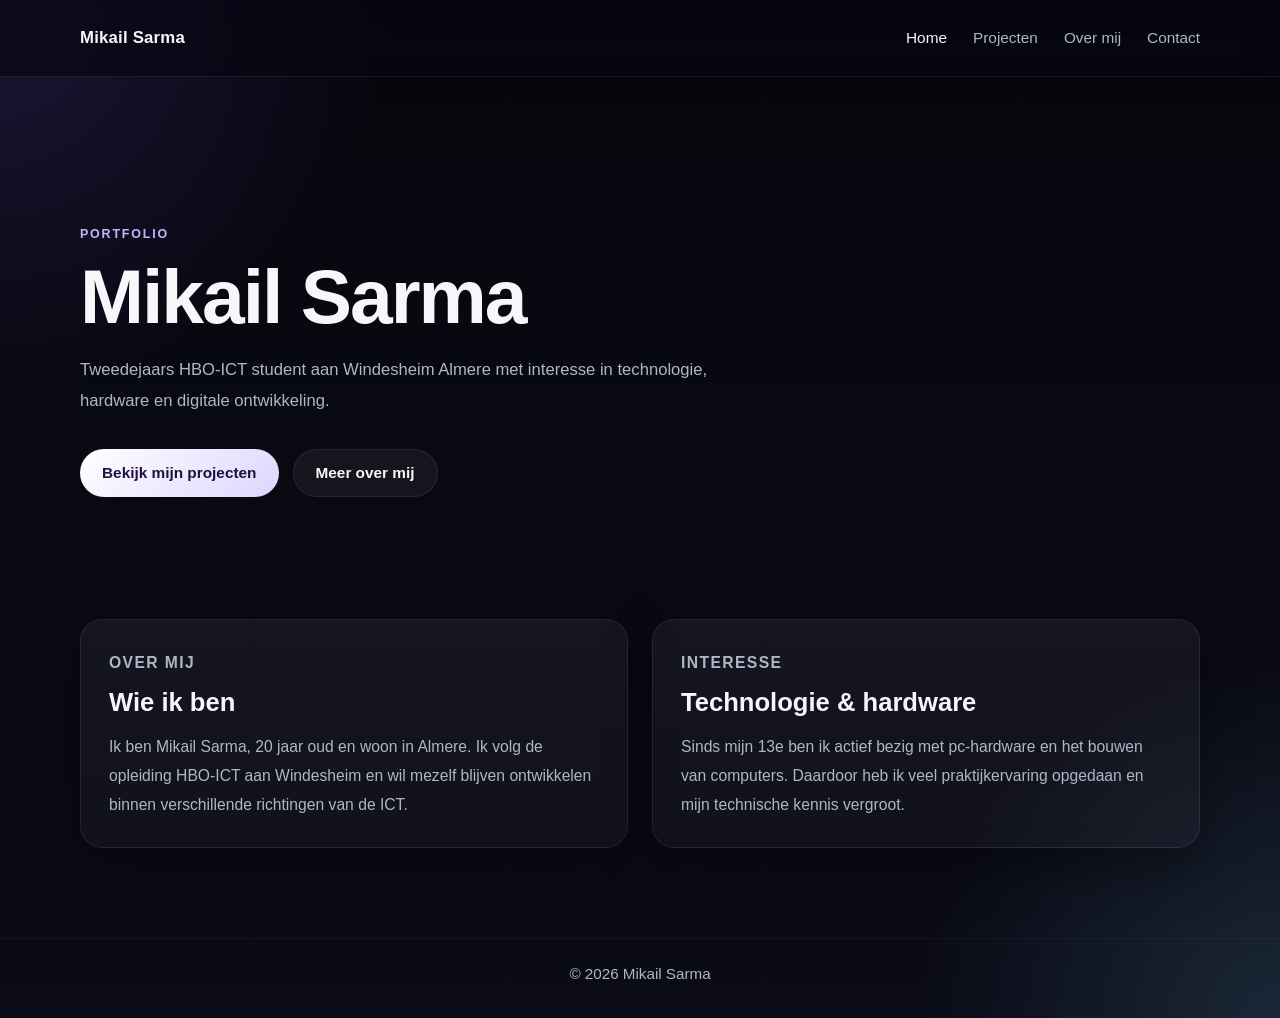
<file: index.html>
<!DOCTYPE html>
<html lang="nl">
<head>
  <meta charset="UTF-8">
  <meta name="viewport" content="width=device-width, initial-scale=1.0">
  <title>Mikail Sarma | Portfolio</title>
  <link rel="stylesheet" href="style.css">
</head>
<body>
  <header class="header">
    <nav class="navbar container">
      <a href="index.html" class="logo">Mikail Sarma</a>

      <ul class="nav-links" id="navLinks">
        <li><a href="index.html" class="active">Home</a></li>
        <li><a href="projecten.html">Projecten</a></li>
        <li><a href="over-mij.html">Over mij</a></li>
        <li><a href="contact.html">Contact</a></li>
      </ul>

      <button class="menu-toggle" id="menuToggle" aria-label="Menu" aria-controls="navLinks" aria-expanded="false">☰</button>
    </nav>
  </header>

  <main class="page-shell">
    <section class="container hero-center">
      <p class="section-kicker">Portfolio</p>
      <h1 class="hero-title">Mikail Sarma</h1>
      <p class="hero-subtext">
        Tweedejaars HBO-ICT student aan Windesheim Almere met interesse in
        technologie, hardware en digitale ontwikkeling.
      </p>

      <div class="hero-buttons">
        <a href="projecten.html" class="btn btn-primary">Bekijk mijn projecten</a>
        <a href="over-mij.html" class="btn btn-secondary">Meer over mij</a>
      </div>
    </section>

    <section class="content-section">
      <div class="container intro-grid">
        <article class="glass-card">
          <p class="card-label">Over mij</p>
          <h2>Wie ik ben</h2>
          <p>
            Ik ben Mikail Sarma, 20 jaar oud en woon in Almere.
            Ik volg de opleiding HBO-ICT aan Windesheim en wil mezelf
            blijven ontwikkelen binnen verschillende richtingen van de ICT.
          </p>
        </article>

        <article class="glass-card">
          <p class="card-label">Interesse</p>
          <h2>Technologie & hardware</h2>
          <p>
            Sinds mijn 13e ben ik actief bezig met pc-hardware en het bouwen van computers.
            Daardoor heb ik veel praktijkervaring opgedaan en mijn technische kennis vergroot.
          </p>
        </article>
      </div>
    </section>
  </main>

  <footer class="footer">
    <p>© 2026 Mikail Sarma</p>
  </footer>

  <script src="script.js"></script>
</body>
</html>
</file>
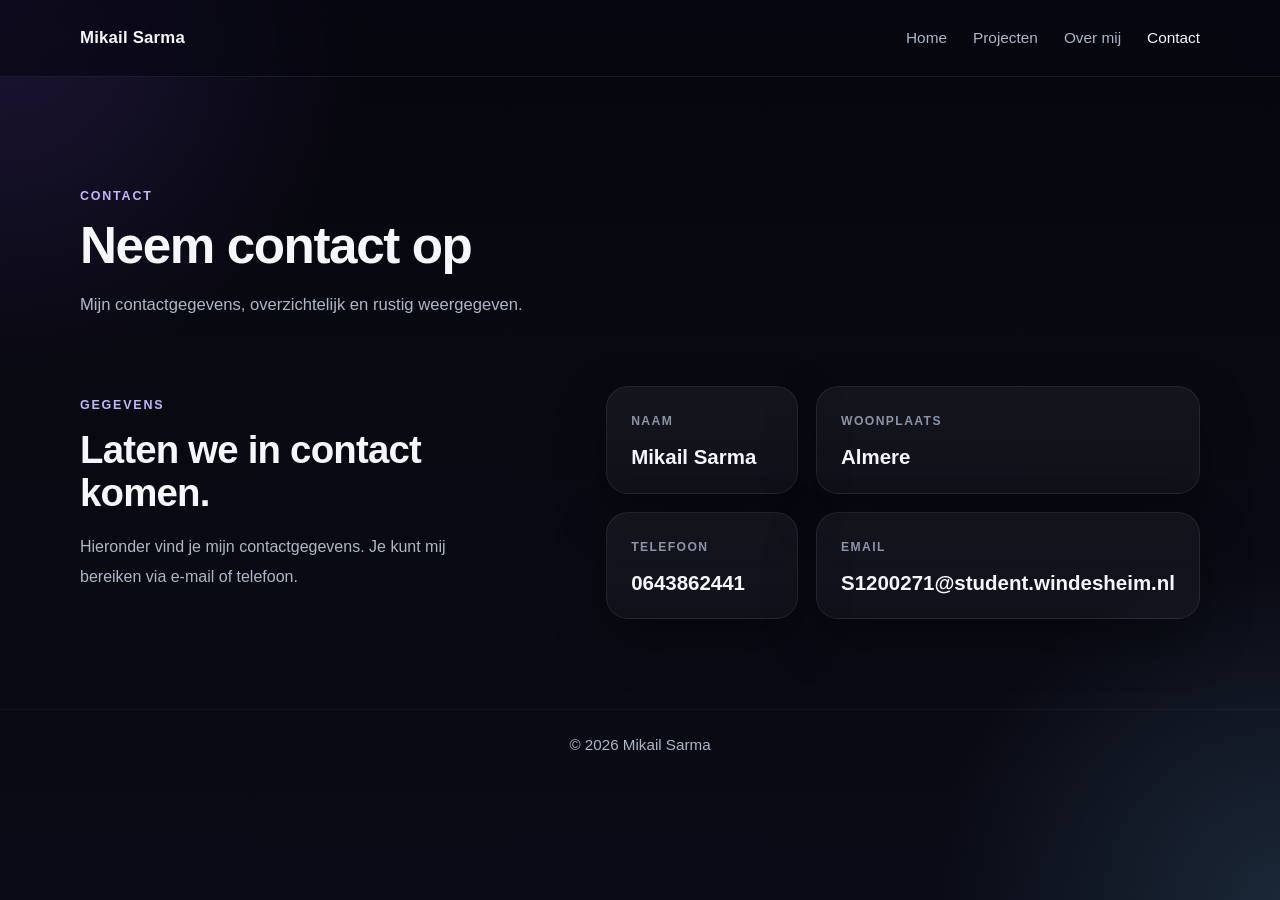
<file: contact.html>
<!DOCTYPE html>
<html lang="nl">
<head>
  <meta charset="UTF-8">
  <meta name="viewport" content="width=device-width, initial-scale=1.0">
  <title>Contact | Mikail Sarma</title>
  <link rel="stylesheet" href="style.css">
</head>
<body>
  <header class="header">
    <nav class="navbar container">
      <a href="index.html" class="logo">Mikail Sarma</a>

      <ul class="nav-links" id="navLinks">
        <li><a href="index.html">Home</a></li>
        <li><a href="projecten.html">Projecten</a></li>
        <li><a href="over-mij.html">Over mij</a></li>
        <li><a href="contact.html" class="active">Contact</a></li>
      </ul>

      <button class="menu-toggle" id="menuToggle" aria-label="Menu" aria-controls="navLinks" aria-expanded="false">☰</button>
    </nav>
  </header>

  <main class="page-shell">
    <section class="contact-hero container">
      <p class="section-kicker">Contact</p>
      <h1>Neem contact op</h1>
      <p class="contact-lead">
        Mijn contactgegevens, overzichtelijk en rustig weergegeven.
      </p>
    </section>

    <section class="contact-section container">
      <div class="contact-layout-clean">
        <div class="contact-left">
          <p class="section-kicker">Gegevens</p>
          <h2>Laten we in contact komen.</h2>
          <p class="contact-text">
            Hieronder vind je mijn contactgegevens. Je kunt mij bereiken via e-mail of telefoon.
          </p>
        </div>

        <div class="contact-right">
          <article class="contact-item">
            <span class="contact-item-label">Naam</span>
            <h3>Mikail Sarma</h3>
          </article>

          <article class="contact-item">
            <span class="contact-item-label">Woonplaats</span>
            <h3>Almere</h3>
          </article>

          <article class="contact-item">
            <span class="contact-item-label">Telefoon</span>
            <h3><a href="tel:0643862441">0643862441</a></h3>
          </article>

          <article class="contact-item">
            <span class="contact-item-label">Email</span>
            <h3>
              <a href="mailto:s1200271@student.windesheim.nl">
                S1200271@student.windesheim.nl
              </a>
            </h3>
          </article>
        </div>
      </div>
    </section>
  </main>

  <footer class="footer">
    <p>© 2026 Mikail Sarma</p>
  </footer>

  <script src="script.js"></script>
</body>
</html>
</file>
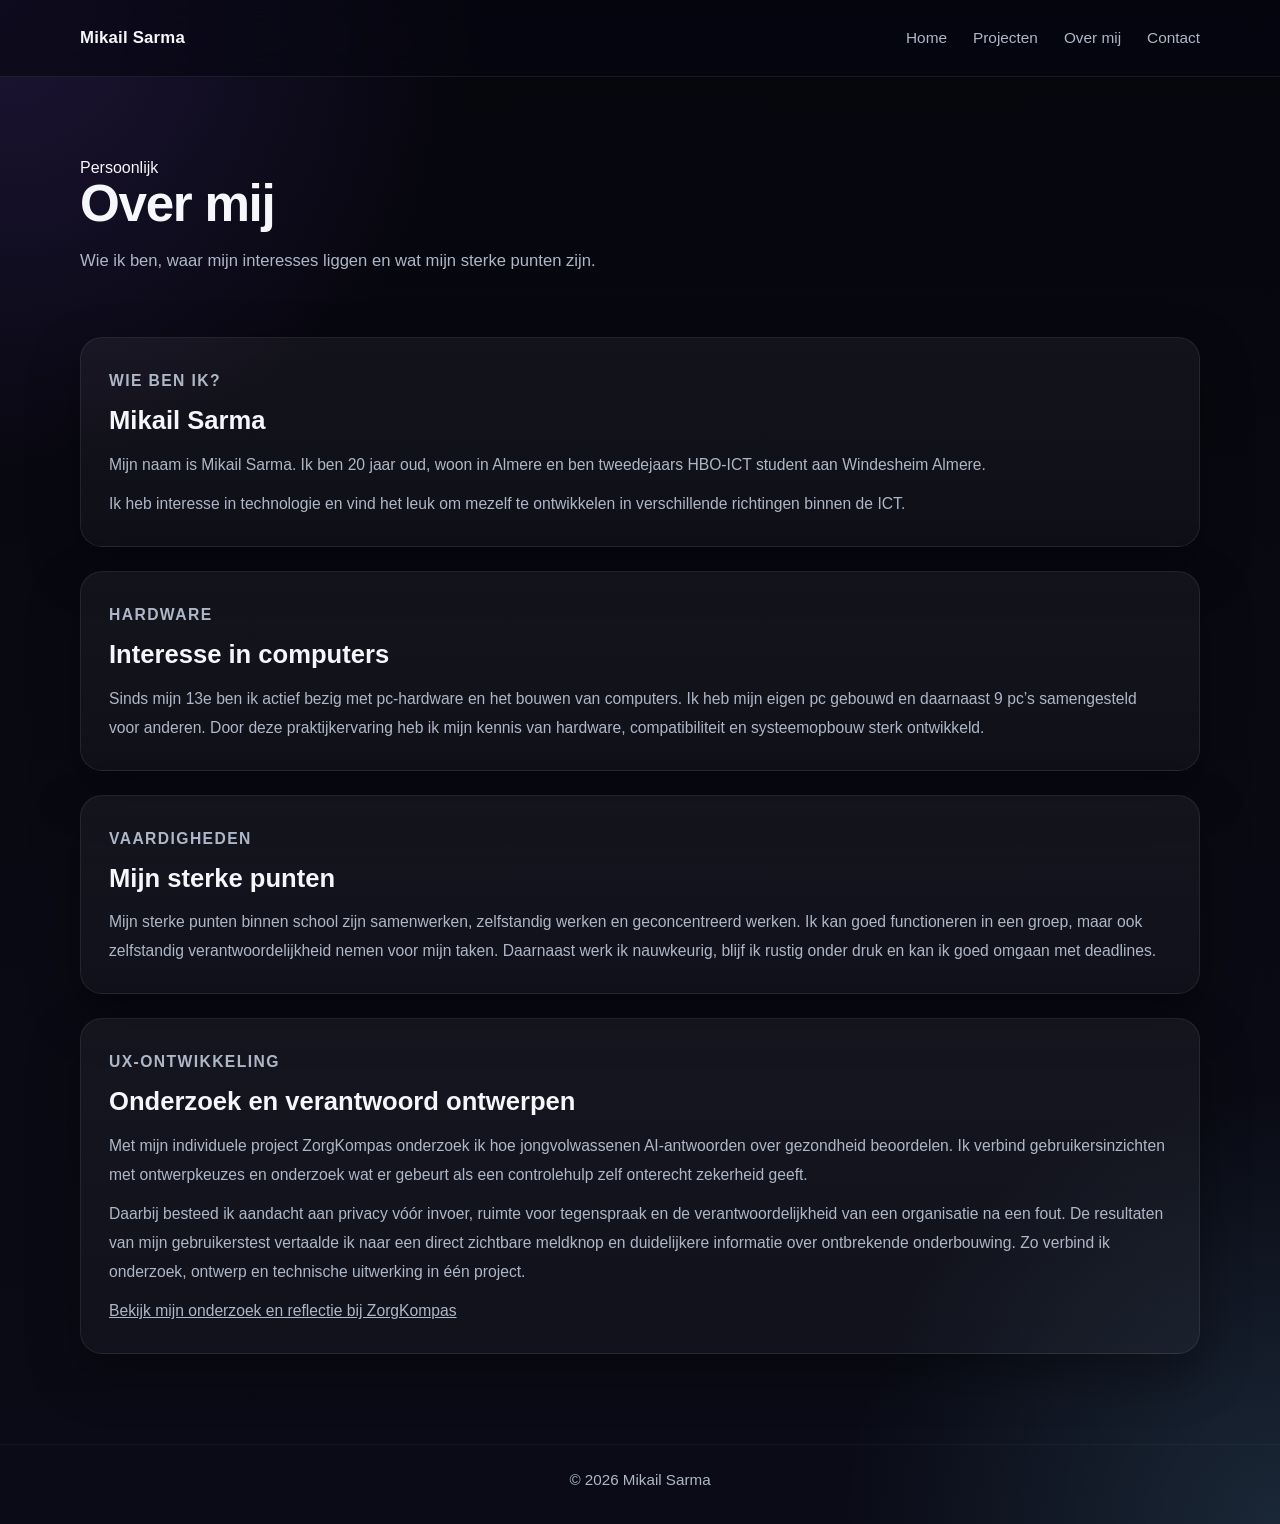
<file: over-mij.html>
<!DOCTYPE html>
<html lang="nl">
<head>
  <meta charset="UTF-8">
  <meta name="viewport" content="width=device-width, initial-scale=1.0">
  <title>Over mij | Mikail Sarma</title>
  <link rel="stylesheet" href="style.css">
</head>
<body>
  <header class="header">
    <nav class="navbar container">
      <a href="index.html" class="logo">Mikail Sarma</a>

      <ul class="nav-links" id="navLinks">
        <li><a href="index.html">Home</a></li>
        <li><a href="projecten.html">Projecten</a></li>
        <li><a href="over-mij.html">Over mij</a></li>
        <li><a href="contact.html">Contact</a></li>
      </ul>

      <button class="menu-toggle" id="menuToggle" aria-label="Menu" aria-controls="navLinks" aria-expanded="false">☰</button>
    </nav>
  </header>

  <main class="page-hero">
    <div class="container hero-center small-center">
      <p class="eyebrow">Persoonlijk</p>
      <h1 class="page-title">Over mij</h1>
      <p class="hero-subtext">
        Wie ik ben, waar mijn interesses liggen en wat mijn sterke punten zijn.
      </p>
    </div>
  </main>

  <section class="content-section">
    <div class="container single-column">
      <article class="glass-card">
        <p class="card-label">Wie ben ik?</p>
        <h2>Mikail Sarma</h2>
        <p>
          Mijn naam is Mikail Sarma. Ik ben 20 jaar oud, woon in Almere
          en ben tweedejaars HBO-ICT student aan Windesheim Almere.
        </p>
        <p>
          Ik heb interesse in technologie en vind het leuk om mezelf te ontwikkelen
          in verschillende richtingen binnen de ICT.
        </p>
      </article>

      <article class="glass-card">
        <p class="card-label">Hardware</p>
        <h2>Interesse in computers</h2>
        <p>
          Sinds mijn 13e ben ik actief bezig met pc-hardware en het bouwen van computers.
          Ik heb mijn eigen pc gebouwd en daarnaast 9 pc’s samengesteld voor anderen.
          Door deze praktijkervaring heb ik mijn kennis van hardware, compatibiliteit
          en systeemopbouw sterk ontwikkeld.
        </p>
      </article>

      <article class="glass-card">
        <p class="card-label">Vaardigheden</p>
        <h2>Mijn sterke punten</h2>
        <p>
          Mijn sterke punten binnen school zijn samenwerken, zelfstandig werken en
          geconcentreerd werken. Ik kan goed functioneren in een groep, maar ook
          zelfstandig verantwoordelijkheid nemen voor mijn taken. Daarnaast werk ik
          nauwkeurig, blijf ik rustig onder druk en kan ik goed omgaan met deadlines.
        </p>
      </article>

      <article class="glass-card">
        <p class="card-label">UX-ontwikkeling</p><h2>Onderzoek en verantwoord ontwerpen</h2>
        <p>Met mijn individuele project ZorgKompas onderzoek ik hoe jongvolwassenen AI-antwoorden over gezondheid beoordelen. Ik verbind gebruikersinzichten met ontwerpkeuzes en onderzoek wat er gebeurt als een controlehulp zelf onterecht zekerheid geeft.</p>
        <p>Daarbij besteed ik aandacht aan privacy vóór invoer, ruimte voor tegenspraak en de verantwoordelijkheid van een organisatie na een fout. De resultaten van mijn gebruikerstest vertaalde ik naar een direct zichtbare meldknop en duidelijkere informatie over ontbrekende onderbouwing. Zo verbind ik onderzoek, ontwerp en technische uitwerking in één project.</p>
        <p><a href="project-zorgkompas.html">Bekijk mijn onderzoek en reflectie bij ZorgKompas</a></p>
      </article>
    </div>
  </section>

  <footer class="footer">
    <p>© 2026 Mikail Sarma</p>
  </footer>

  <script src="script.js"></script>
</body>
</html>
</file>
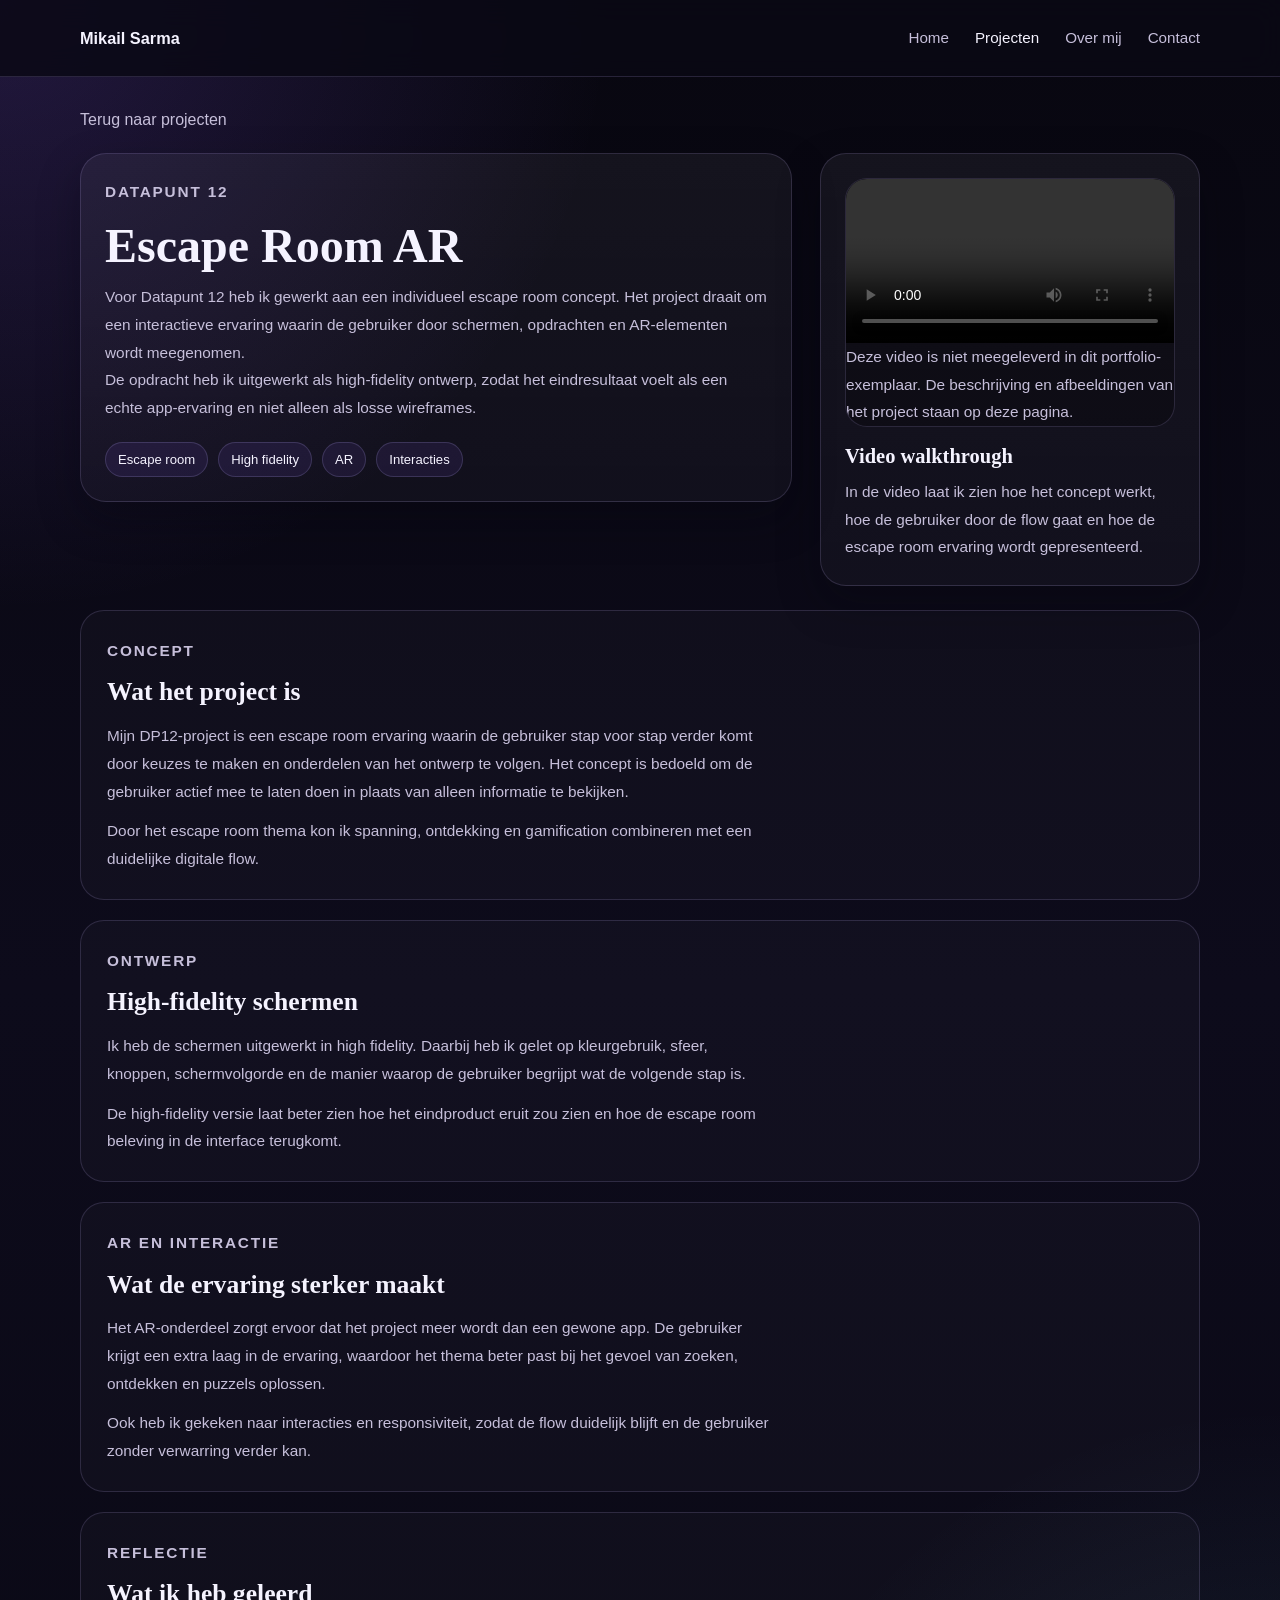
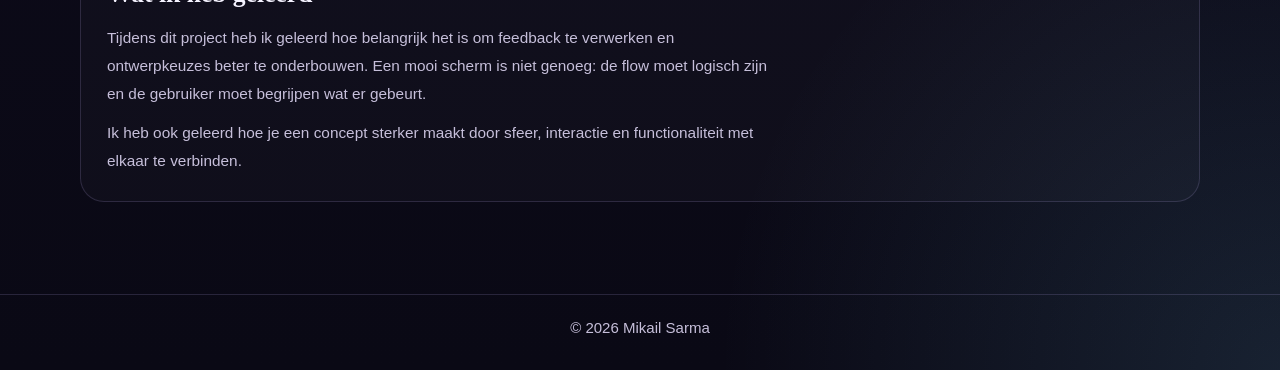
<file: project-dp12.html>
<!DOCTYPE html>
<html lang="nl">
<head>
  <meta charset="UTF-8">
  <meta name="viewport" content="width=device-width, initial-scale=1.0">
  <title>Datapunt 12 | Mikail Sarma</title>
  <link rel="stylesheet" href="project-detail.css">
  <link rel="stylesheet" href="theme.css">
</head>
<body>
  <header class="header">
    <nav class="navbar container">
      <a href="index.html" class="logo">Mikail Sarma</a>

      <ul class="nav-links" id="navLinks">
        <li><a href="index.html">Home</a></li>
        <li><a href="projecten.html" class="active">Projecten</a></li>
        <li><a href="over-mij.html">Over mij</a></li>
        <li><a href="contact.html">Contact</a></li>
      </ul>

      <button class="menu-toggle" id="menuToggle" aria-label="Menu" aria-controls="navLinks" aria-expanded="false">&#9776;</button>
    </nav>
  </header>

  <main class="page-shell">
    <div class="container">
      <a href="projecten.html" class="back-link">Terug naar projecten</a>

      <section class="project-hero">
        <article class="project-copy">
          <p class="section-kicker">Datapunt 12</p>
          <h1>Escape Room AR</h1>
          <p>
            Voor Datapunt 12 heb ik gewerkt aan een individueel escape room
            concept. Het project draait om een interactieve ervaring waarin de
            gebruiker door schermen, opdrachten en AR-elementen wordt meegenomen.
          </p>
          <p>
            De opdracht heb ik uitgewerkt als high-fidelity ontwerp, zodat het
            eindresultaat voelt als een echte app-ervaring en niet alleen als
            losse wireframes.
          </p>
          <div class="project-tags">
            <span>Escape room</span>
            <span>High fidelity</span>
            <span>AR</span>
            <span>Interacties</span>
          </div>
        </article>

        <aside class="project-panel">
          <div class="video-card compact-video">
            <video controls preload="metadata">
              <source src="assets/dp12/dp12-video.mp4" type="video/mp4">
              Je browser ondersteunt deze video niet.
            </video>
          </div>
          <h2>Video walkthrough</h2>
          <p>
            In de video laat ik zien hoe het concept werkt, hoe de gebruiker
            door de flow gaat en hoe de escape room ervaring wordt gepresenteerd.
          </p>
        </aside>
      </section>

      <section class="case-study">
        <article class="case-section">
          <p class="section-kicker">Concept</p>
          <h2>Wat het project is</h2>
          <p>
            Mijn DP12-project is een escape room ervaring waarin de gebruiker
            stap voor stap verder komt door keuzes te maken en onderdelen van
            het ontwerp te volgen. Het concept is bedoeld om de gebruiker actief
            mee te laten doen in plaats van alleen informatie te bekijken.
          </p>
          <p>
            Door het escape room thema kon ik spanning, ontdekking en
            gamification combineren met een duidelijke digitale flow.
          </p>
        </article>

        <article class="case-section">
          <p class="section-kicker">Ontwerp</p>
          <h2>High-fidelity schermen</h2>
          <p>
            Ik heb de schermen uitgewerkt in high fidelity. Daarbij heb ik
            gelet op kleurgebruik, sfeer, knoppen, schermvolgorde en de manier
            waarop de gebruiker begrijpt wat de volgende stap is.
          </p>
          <p>
            De high-fidelity versie laat beter zien hoe het eindproduct eruit
            zou zien en hoe de escape room beleving in de interface terugkomt.
          </p>
        </article>

        <article class="case-section">
          <p class="section-kicker">AR en interactie</p>
          <h2>Wat de ervaring sterker maakt</h2>
          <p>
            Het AR-onderdeel zorgt ervoor dat het project meer wordt dan een
            gewone app. De gebruiker krijgt een extra laag in de ervaring,
            waardoor het thema beter past bij het gevoel van zoeken, ontdekken
            en puzzels oplossen.
          </p>
          <p>
            Ook heb ik gekeken naar interacties en responsiviteit, zodat de flow
            duidelijk blijft en de gebruiker zonder verwarring verder kan.
          </p>
        </article>

        <article class="case-section">
          <p class="section-kicker">Reflectie</p>
          <h2>Wat ik heb geleerd</h2>
          <p>
            Tijdens dit project heb ik geleerd hoe belangrijk het is om
            feedback te verwerken en ontwerpkeuzes beter te onderbouwen. Een
            mooi scherm is niet genoeg: de flow moet logisch zijn en de
            gebruiker moet begrijpen wat er gebeurt.
          </p>
          <p>
            Ik heb ook geleerd hoe je een concept sterker maakt door sfeer,
            interactie en functionaliteit met elkaar te verbinden.
          </p>
        </article>
      </section>
    </div>
  </main>

  <footer class="footer">
    <p>&copy; 2026 Mikail Sarma</p>
  </footer>

  <script src="script.js"></script>
</body>
</html>
</file>
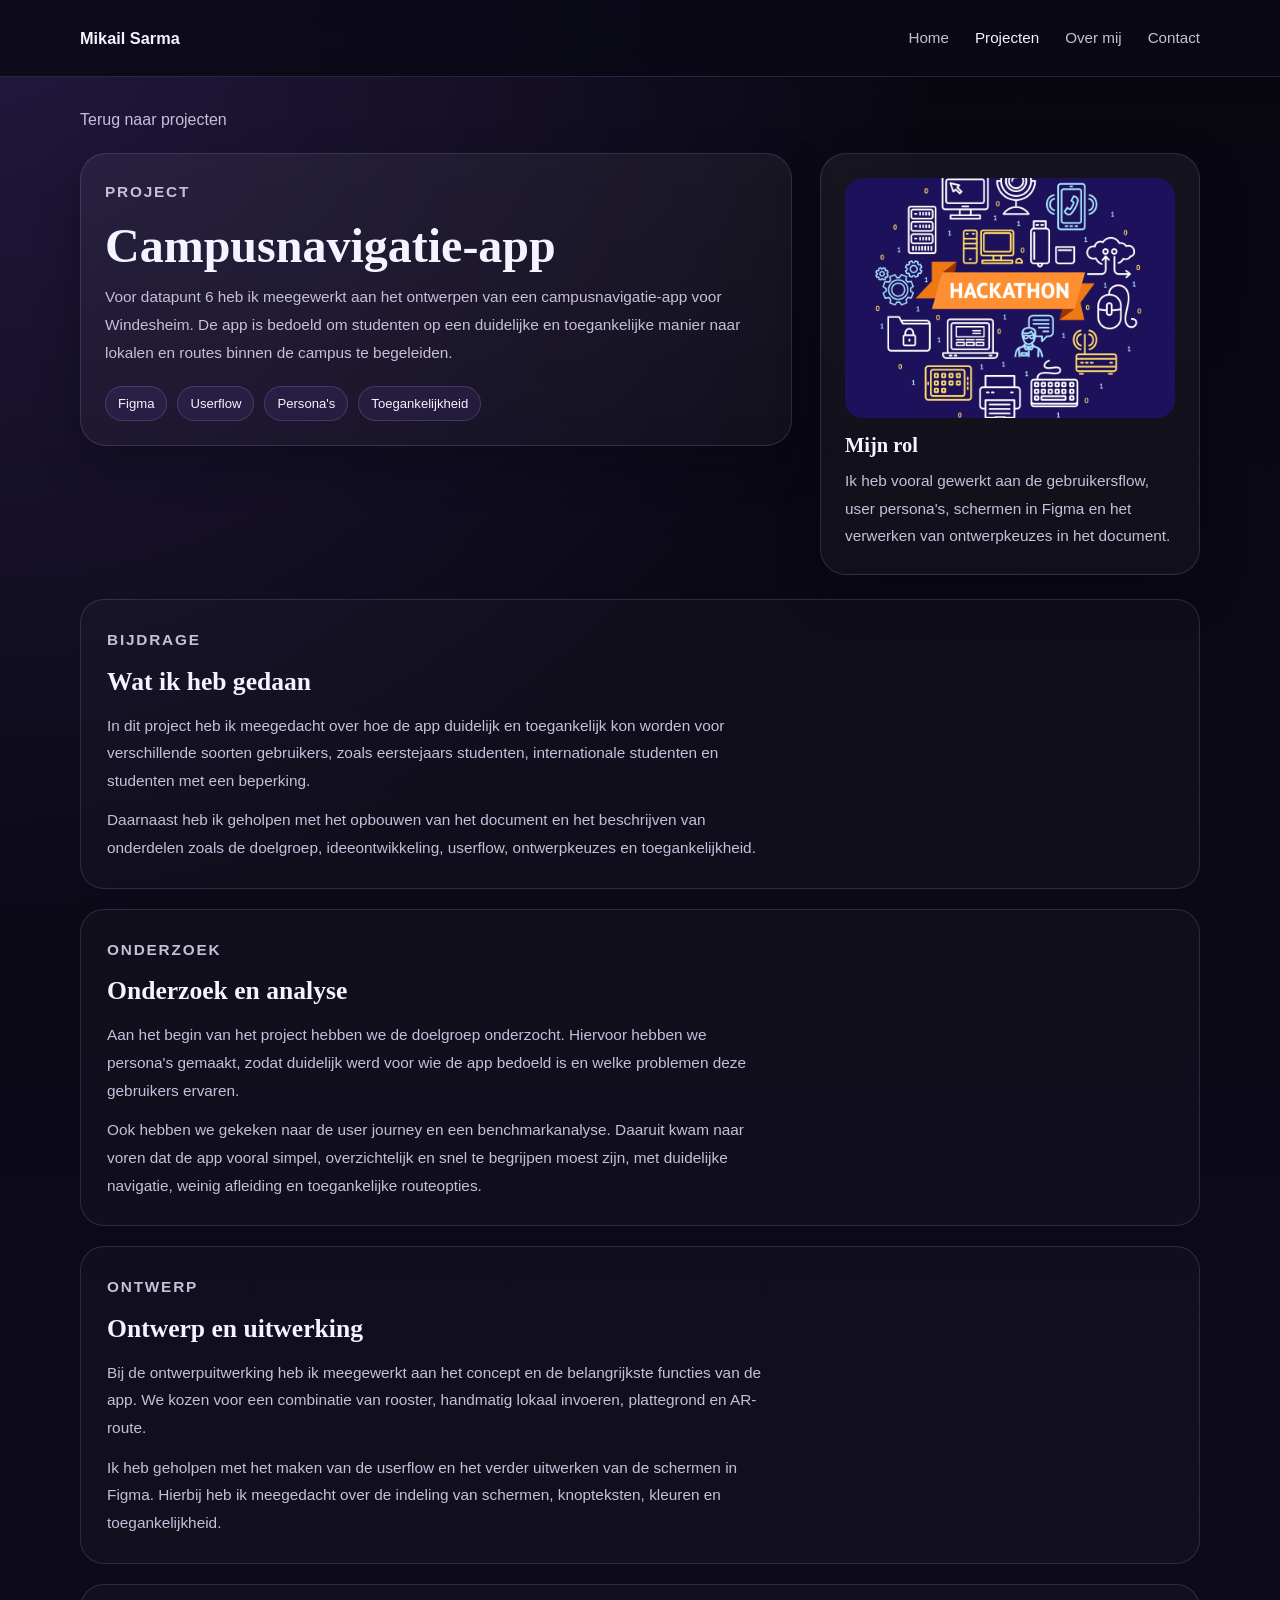
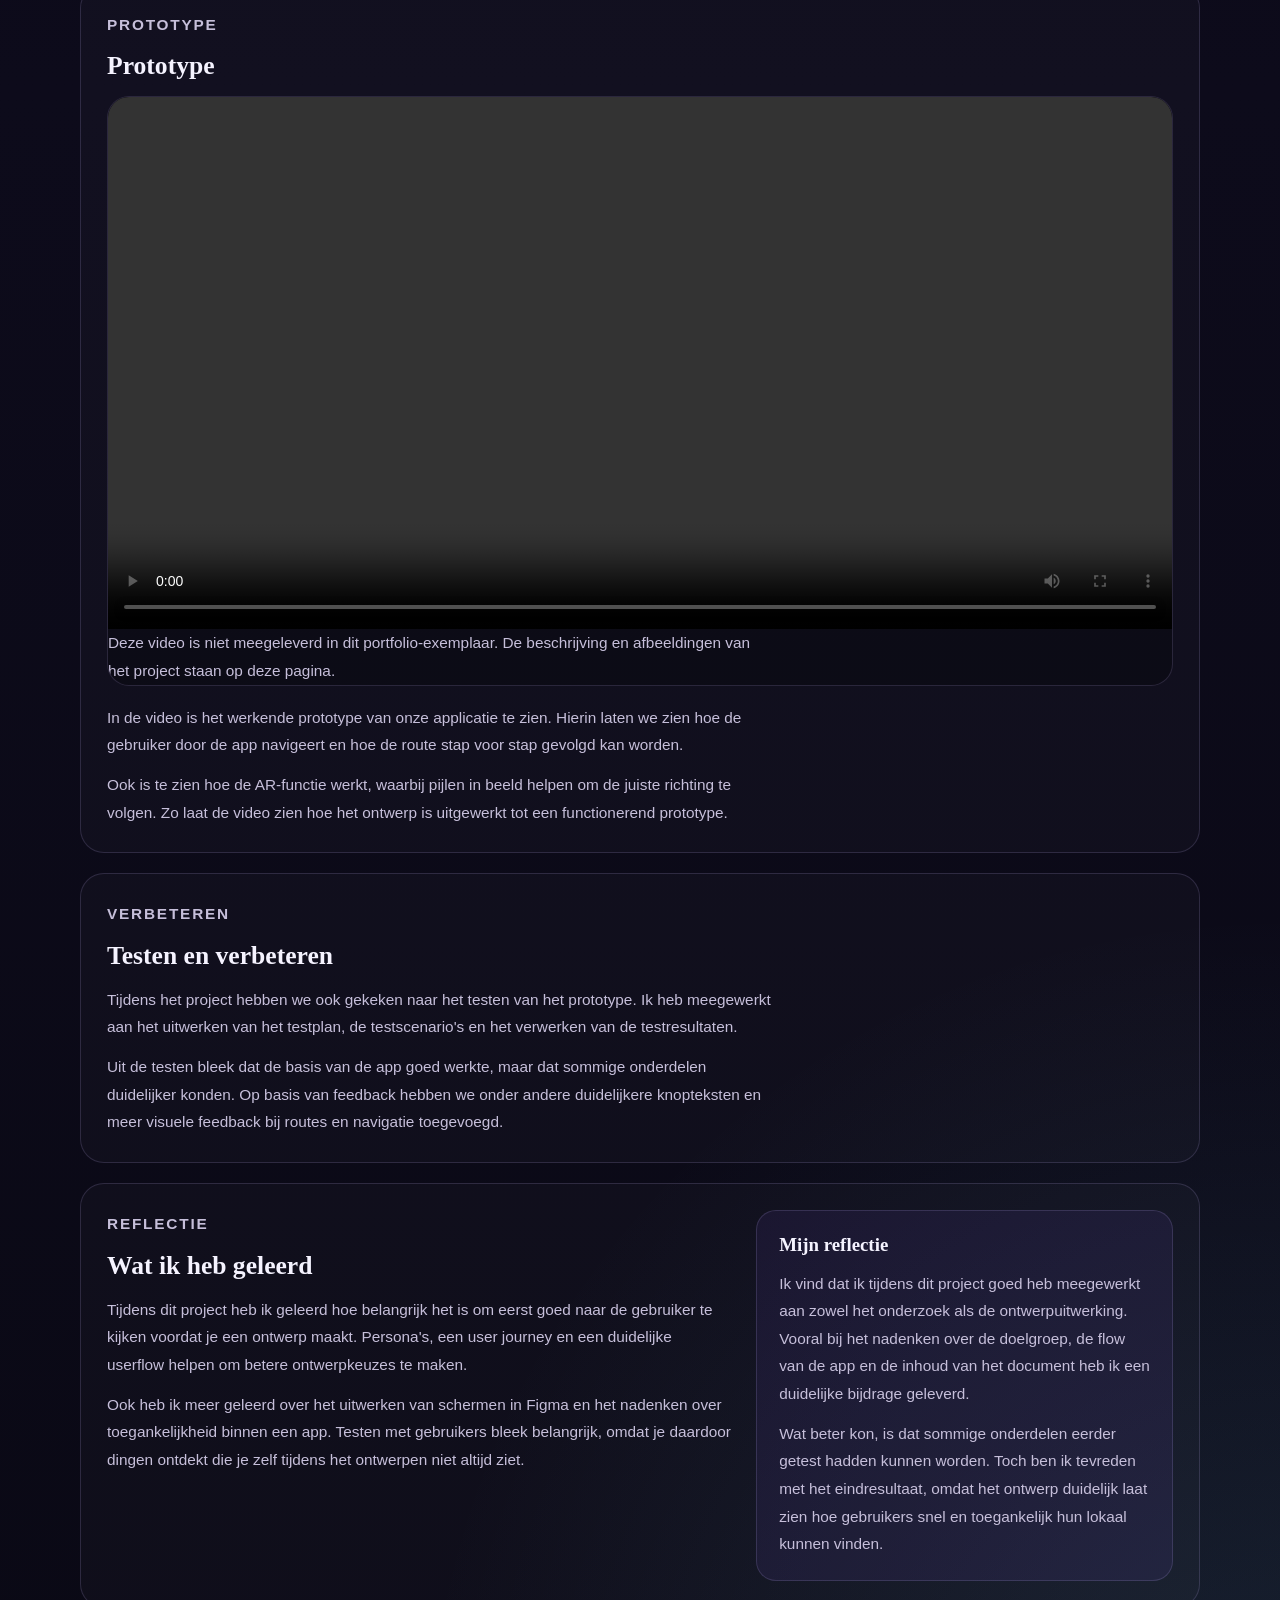
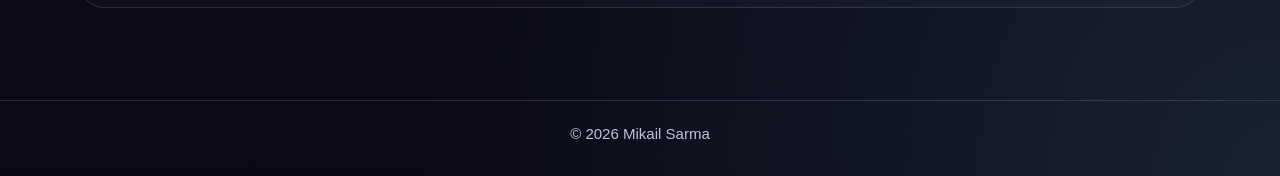
<file: project-hackathon.html>
<!DOCTYPE html>
<html lang="nl">
<head>
  <meta charset="UTF-8">
  <meta name="viewport" content="width=device-width, initial-scale=1.0">
  <title>Hackathon | Mikail Sarma</title>
  <link rel="stylesheet" href="project-detail.css">
  <link rel="stylesheet" href="theme.css">
</head>
<body>
  <header class="header">
    <nav class="navbar container">
      <a href="index.html" class="logo">Mikail Sarma</a>

      <ul class="nav-links" id="navLinks">
        <li><a href="index.html">Home</a></li>
        <li><a href="projecten.html" class="active">Projecten</a></li>
        <li><a href="over-mij.html">Over mij</a></li>
        <li><a href="contact.html">Contact</a></li>
      </ul>

      <button class="menu-toggle" id="menuToggle" aria-label="Menu" aria-controls="navLinks" aria-expanded="false">&#9776;</button>
    </nav>
  </header>

  <main class="page-shell">
    <div class="container">
      <a href="projecten.html" class="back-link">Terug naar projecten</a>

      <section class="project-hero">
        <article class="project-copy">
          <p class="section-kicker">Project</p>
          <h1>Campusnavigatie-app</h1>
          <p>
            Voor datapunt 6 heb ik meegewerkt aan het ontwerpen van een
            campusnavigatie-app voor Windesheim. De app is bedoeld om studenten
            op een duidelijke en toegankelijke manier naar lokalen en routes
            binnen de campus te begeleiden.
          </p>
          <div class="project-tags">
            <span>Figma</span>
            <span>Userflow</span>
            <span>Persona's</span>
            <span>Toegankelijkheid</span>
          </div>
        </article>

        <aside class="project-panel">
          <img src="assets/hackaton.png" alt="Hackathon cover">
          <h2>Mijn rol</h2>
          <p>
            Ik heb vooral gewerkt aan de gebruikersflow, user persona's,
            schermen in Figma en het verwerken van ontwerpkeuzes in het document.
          </p>
        </aside>
      </section>

      <section class="case-study">
        <article class="case-section">
          <p class="section-kicker">Bijdrage</p>
          <h2>Wat ik heb gedaan</h2>
          <p>
            In dit project heb ik meegedacht over hoe de app duidelijk en
            toegankelijk kon worden voor verschillende soorten gebruikers, zoals
            eerstejaars studenten, internationale studenten en studenten met een
            beperking.
          </p>
          <p>
            Daarnaast heb ik geholpen met het opbouwen van het document en het
            beschrijven van onderdelen zoals de doelgroep, ideeontwikkeling,
            userflow, ontwerpkeuzes en toegankelijkheid.
          </p>
        </article>

        <article class="case-section">
          <p class="section-kicker">Onderzoek</p>
          <h2>Onderzoek en analyse</h2>
          <p>
            Aan het begin van het project hebben we de doelgroep onderzocht.
            Hiervoor hebben we persona's gemaakt, zodat duidelijk werd voor wie
            de app bedoeld is en welke problemen deze gebruikers ervaren.
          </p>
          <p>
            Ook hebben we gekeken naar de user journey en een benchmarkanalyse.
            Daaruit kwam naar voren dat de app vooral simpel, overzichtelijk en
            snel te begrijpen moest zijn, met duidelijke navigatie, weinig
            afleiding en toegankelijke routeopties.
          </p>
        </article>

        <article class="case-section">
          <p class="section-kicker">Ontwerp</p>
          <h2>Ontwerp en uitwerking</h2>
          <p>
            Bij de ontwerpuitwerking heb ik meegewerkt aan het concept en de
            belangrijkste functies van de app. We kozen voor een combinatie van
            rooster, handmatig lokaal invoeren, plattegrond en AR-route.
          </p>
          <p>
            Ik heb geholpen met het maken van de userflow en het verder uitwerken
            van de schermen in Figma. Hierbij heb ik meegedacht over de indeling
            van schermen, knopteksten, kleuren en toegankelijkheid.
          </p>
        </article>

        <article class="case-section">
          <p class="section-kicker">Prototype</p>
          <h2>Prototype</h2>
          <div class="video-card">
            <video controls preload="metadata">
              <source src="assets/hackathon-prototype.mp4" type="video/mp4">
              Je browser ondersteunt deze video niet.
            </video>
          </div>
          <p>
            In de video is het werkende prototype van onze applicatie te zien.
            Hierin laten we zien hoe de gebruiker door de app navigeert en hoe
            de route stap voor stap gevolgd kan worden.
          </p>
          <p>
            Ook is te zien hoe de AR-functie werkt, waarbij pijlen in beeld
            helpen om de juiste richting te volgen. Zo laat de video zien hoe
            het ontwerp is uitgewerkt tot een functionerend prototype.
          </p>
        </article>

        <article class="case-section">
          <p class="section-kicker">Verbeteren</p>
          <h2>Testen en verbeteren</h2>
          <p>
            Tijdens het project hebben we ook gekeken naar het testen van het
            prototype. Ik heb meegewerkt aan het uitwerken van het testplan, de
            testscenario's en het verwerken van de testresultaten.
          </p>
          <p>
            Uit de testen bleek dat de basis van de app goed werkte, maar dat
            sommige onderdelen duidelijker konden. Op basis van feedback hebben
            we onder andere duidelijkere knopteksten en meer visuele feedback
            bij routes en navigatie toegevoegd.
          </p>
        </article>

        <article class="case-section learning-section">
          <div>
            <p class="section-kicker">Reflectie</p>
            <h2>Wat ik heb geleerd</h2>
            <p>
              Tijdens dit project heb ik geleerd hoe belangrijk het is om eerst
              goed naar de gebruiker te kijken voordat je een ontwerp maakt.
              Persona's, een user journey en een duidelijke userflow helpen om
              betere ontwerpkeuzes te maken.
            </p>
            <p>
              Ook heb ik meer geleerd over het uitwerken van schermen in Figma
              en het nadenken over toegankelijkheid binnen een app. Testen met
              gebruikers bleek belangrijk, omdat je daardoor dingen ontdekt die
              je zelf tijdens het ontwerpen niet altijd ziet.
            </p>
          </div>
          <div class="reflection-box">
            <h3>Mijn reflectie</h3>
            <p>
              Ik vind dat ik tijdens dit project goed heb meegewerkt aan zowel
              het onderzoek als de ontwerpuitwerking. Vooral bij het nadenken
              over de doelgroep, de flow van de app en de inhoud van het document
              heb ik een duidelijke bijdrage geleverd.
            </p>
            <p>
              Wat beter kon, is dat sommige onderdelen eerder getest hadden
              kunnen worden. Toch ben ik tevreden met het eindresultaat, omdat
              het ontwerp duidelijk laat zien hoe gebruikers snel en toegankelijk
              hun lokaal kunnen vinden.
            </p>
          </div>
        </article>
      </section>
    </div>
  </main>

  <footer class="footer">
    <p>&copy; 2026 Mikail Sarma</p>
  </footer>

  <script src="script.js"></script>
</body>
</html>
</file>
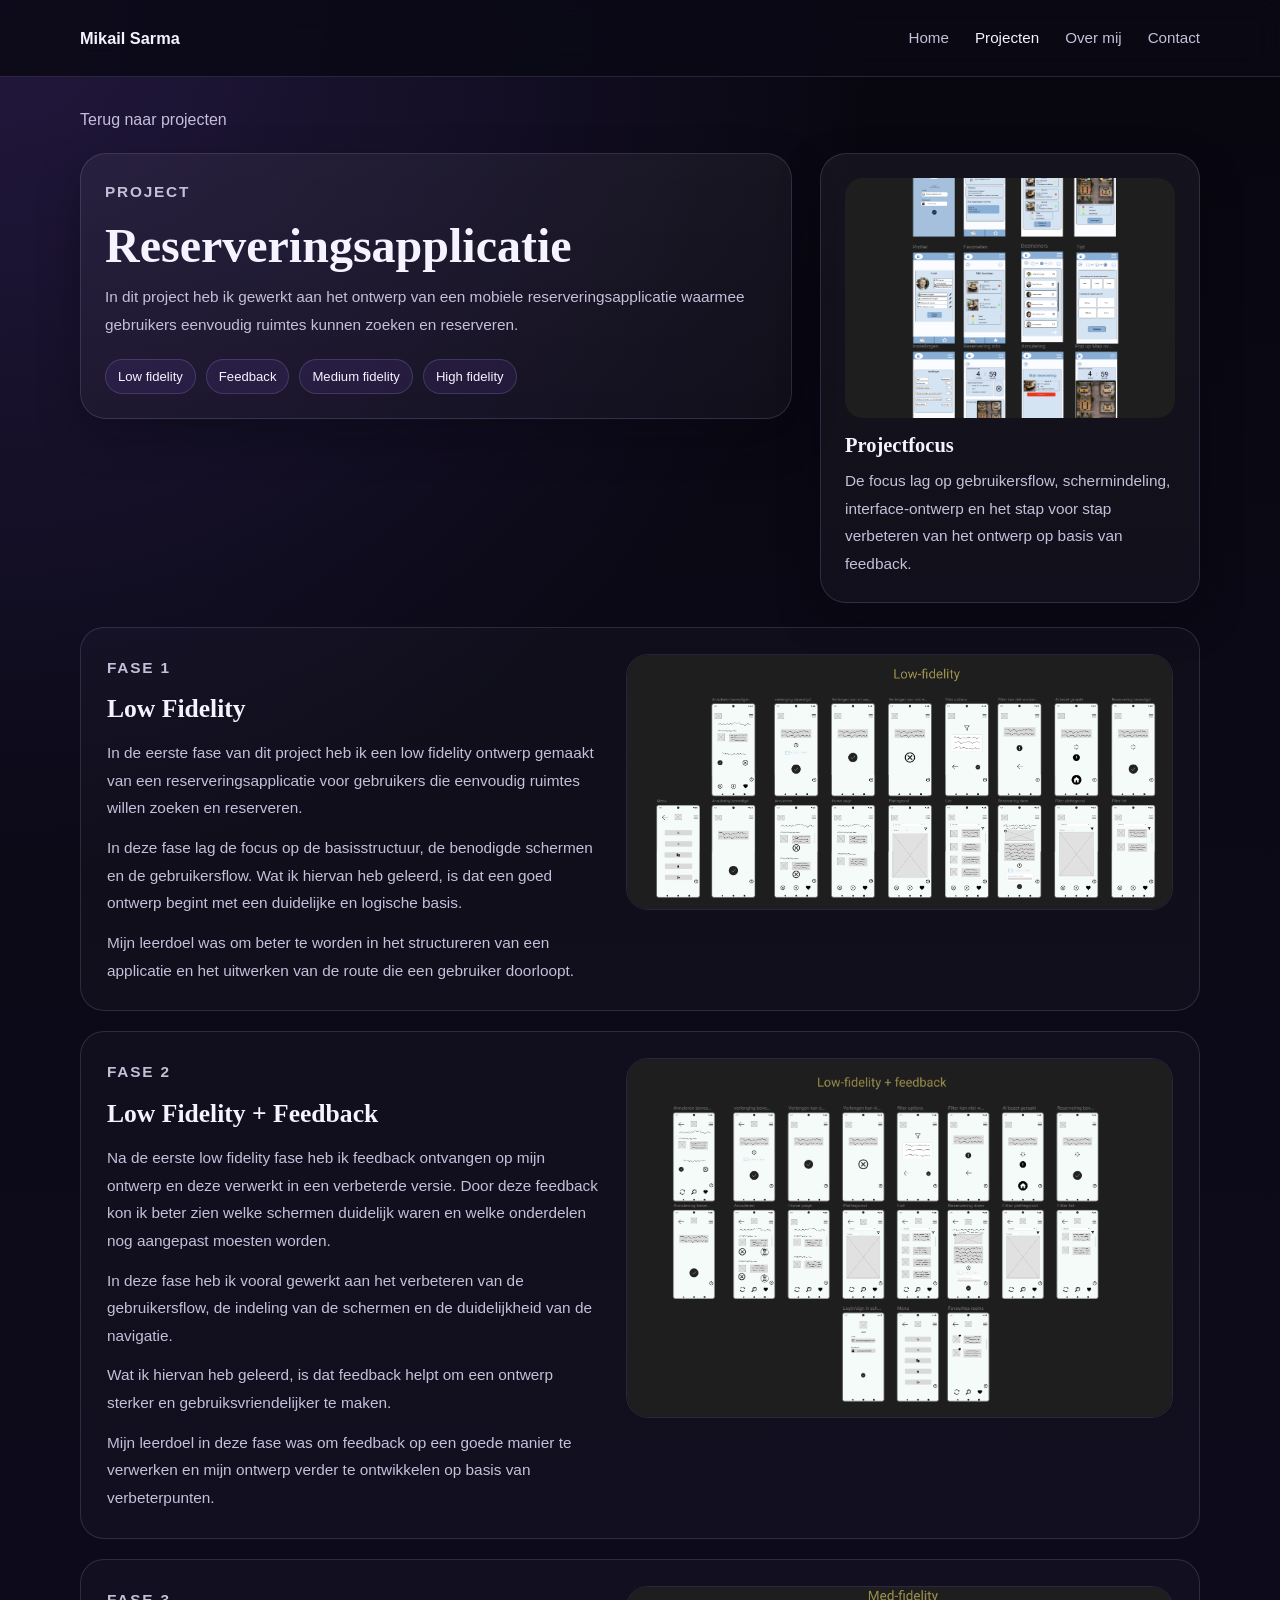
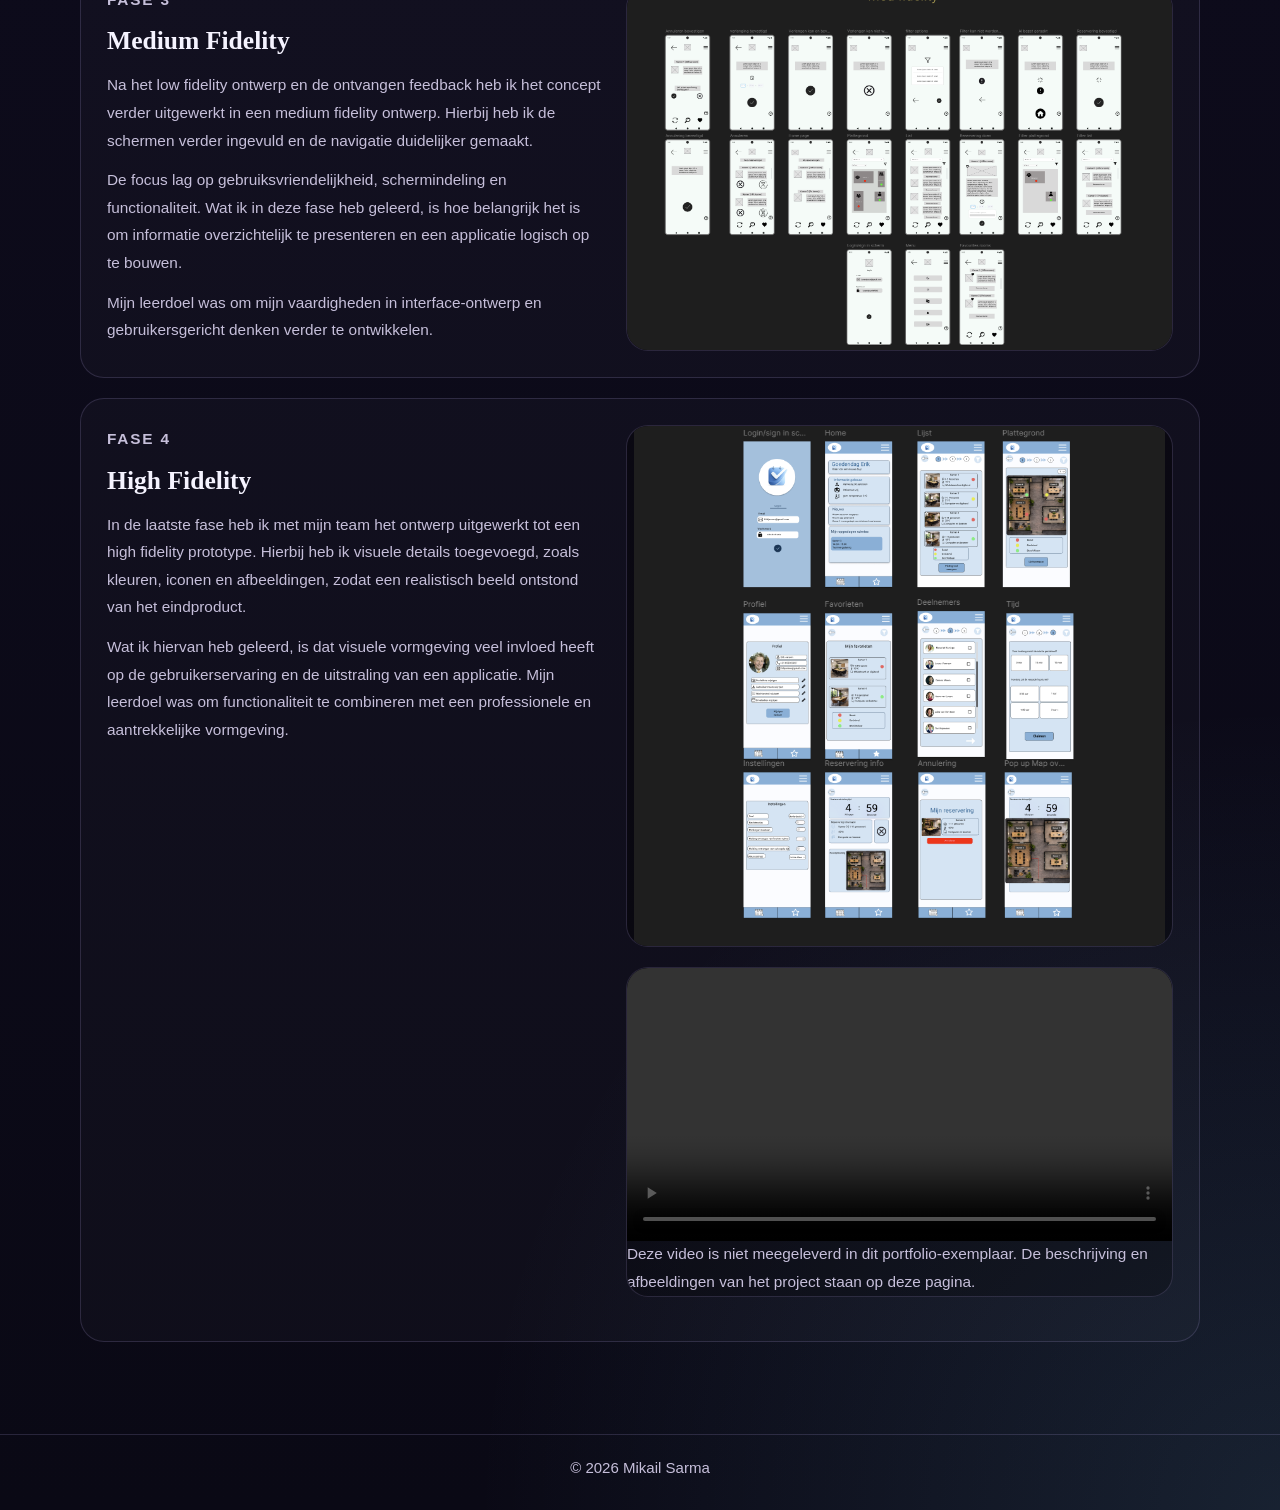
<file: project-mobile-app.html>
<!DOCTYPE html>
<html lang="nl">
<head>
  <meta charset="UTF-8">
  <meta name="viewport" content="width=device-width, initial-scale=1.0">
  <title>Mobile App | Mikail Sarma</title>
  <link rel="stylesheet" href="project-detail.css">
  <link rel="stylesheet" href="theme.css">
</head>
<body>
  <header class="header">
    <nav class="navbar container">
      <a href="index.html" class="logo">Mikail Sarma</a>

      <ul class="nav-links" id="navLinks">
        <li><a href="index.html">Home</a></li>
        <li><a href="projecten.html" class="active">Projecten</a></li>
        <li><a href="over-mij.html">Over mij</a></li>
        <li><a href="contact.html">Contact</a></li>
      </ul>

      <button class="menu-toggle" id="menuToggle" aria-label="Menu" aria-controls="navLinks" aria-expanded="false">&#9776;</button>
    </nav>
  </header>

  <main class="page-shell">
    <div class="container">
      <a href="projecten.html" class="back-link">Terug naar projecten</a>

      <section class="project-hero">
        <article class="project-copy">
          <p class="section-kicker">Project</p>
          <h1>Reserveringsapplicatie</h1>
          <p>
            In dit project heb ik gewerkt aan het ontwerp van een mobiele
            reserveringsapplicatie waarmee gebruikers eenvoudig ruimtes kunnen
            zoeken en reserveren.
          </p>
          <div class="project-tags">
            <span>Low fidelity</span>
            <span>Feedback</span>
            <span>Medium fidelity</span>
            <span>High fidelity</span>
          </div>
        </article>

        <aside class="project-panel">
          <img src="assets/mobile-app-high-fidelity.png" alt="High fidelity ontwerp van de reserveringsapp">
          <h2>Projectfocus</h2>
          <p>
            De focus lag op gebruikersflow, schermindeling, interface-ontwerp
            en het stap voor stap verbeteren van het ontwerp op basis van feedback.
          </p>
        </aside>
      </section>

      <section class="case-study">
        <article class="case-section wireflow-section">
          <div class="wireflow-copy">
            <p class="section-kicker">Fase 1</p>
            <h2>Low Fidelity</h2>
            <p>
              In de eerste fase van dit project heb ik een low fidelity ontwerp
              gemaakt van een reserveringsapplicatie voor gebruikers die eenvoudig
              ruimtes willen zoeken en reserveren.
            </p>
            <p>
              In deze fase lag de focus op de basisstructuur, de benodigde schermen
              en de gebruikersflow. Wat ik hiervan heb geleerd, is dat een goed
              ontwerp begint met een duidelijke en logische basis.
            </p>
            <p>
              Mijn leerdoel was om beter te worden in het structureren van een
              applicatie en het uitwerken van de route die een gebruiker doorloopt.
            </p>
          </div>
          <figure class="wireflow-media">
            <img src="assets/mobile-app-low-fidelity.png" alt="Low fidelity wireflow van de reserveringsapp">
          </figure>
        </article>

        <article class="case-section wireflow-section">
          <div class="wireflow-copy">
            <p class="section-kicker">Fase 2</p>
            <h2>Low Fidelity + Feedback</h2>
            <p>
              Na de eerste low fidelity fase heb ik feedback ontvangen op mijn
              ontwerp en deze verwerkt in een verbeterde versie. Door deze feedback
              kon ik beter zien welke schermen duidelijk waren en welke onderdelen
              nog aangepast moesten worden.
            </p>
            <p>
              In deze fase heb ik vooral gewerkt aan het verbeteren van de
              gebruikersflow, de indeling van de schermen en de duidelijkheid van
              de navigatie.
            </p>
            <p>
              Wat ik hiervan heb geleerd, is dat feedback helpt om een ontwerp
              sterker en gebruiksvriendelijker te maken.
            </p>
            <p>
              Mijn leerdoel in deze fase was om feedback op een goede manier te
              verwerken en mijn ontwerp verder te ontwikkelen op basis van
              verbeterpunten.
            </p>
          </div>
          <figure class="wireflow-media">
            <img src="assets/mobile-app-low-feedback.png" alt="Verbeterde low fidelity wireflow na feedback">
          </figure>
        </article>

        <article class="case-section wireflow-section">
          <div class="wireflow-copy">
            <p class="section-kicker">Fase 3</p>
            <h2>Medium Fidelity</h2>
            <p>
              Na het low fidelity ontwerp en de ontvangen feedback heb ik het
              concept verder uitgewerkt in een medium fidelity ontwerp. Hierbij
              heb ik de schermen verder ingevuld en de navigatie duidelijker
              gemaakt.
            </p>
            <p>
              De focus lag op gebruiksvriendelijkheid, schermindeling en
              functionaliteit. Wat ik in deze fase heb geleerd, is hoe belangrijk
              het is om informatie overzichtelijk te presenteren en een applicatie
              logisch op te bouwen.
            </p>
            <p>
              Mijn leerdoel was om mijn vaardigheden in interface-ontwerp en
              gebruikersgericht denken verder te ontwikkelen.
            </p>
          </div>
          <figure class="wireflow-media">
            <img src="assets/mobile-app-medium-fidelity.png" alt="Medium fidelity ontwerp van de reserveringsapp">
          </figure>
        </article>

        <article class="case-section wireflow-section">
          <div class="wireflow-copy">
            <p class="section-kicker">Fase 4</p>
            <h2>High Fidelity</h2>
            <p>
              In de laatste fase heb ik met mijn team het ontwerp uitgewerkt tot
              een high fidelity prototype. Hierbij heb ik visuele details toegevoegd,
              zoals kleuren, iconen en afbeeldingen, zodat een realistisch beeld
              ontstond van het eindproduct.
            </p>
            <p>
              Wat ik hiervan heb geleerd, is dat visuele vormgeving veel invloed
              heeft op de gebruikerservaring en de uitstraling van een applicatie.
              Mijn leerdoel was om functionaliteit te combineren met een
              professionele en aantrekkelijke vormgeving.
            </p>
          </div>
          <div class="media-stack">
            <figure class="wireflow-media">
              <img src="assets/mobile-app-high-fidelity.png" alt="High fidelity ontwerp van de reserveringsapp">
            </figure>
            <div class="video-card">
              <video controls preload="metadata">
                <source src="assets/mobile-app-high-fidelity.mp4" type="video/mp4">
                Je browser ondersteunt deze video niet.
              </video>
            </div>
          </div>
        </article>
      </section>
    </div>
  </main>

  <footer class="footer">
    <p>&copy; 2026 Mikail Sarma</p>
  </footer>

  <script src="script.js"></script>
</body>
</html>
</file>
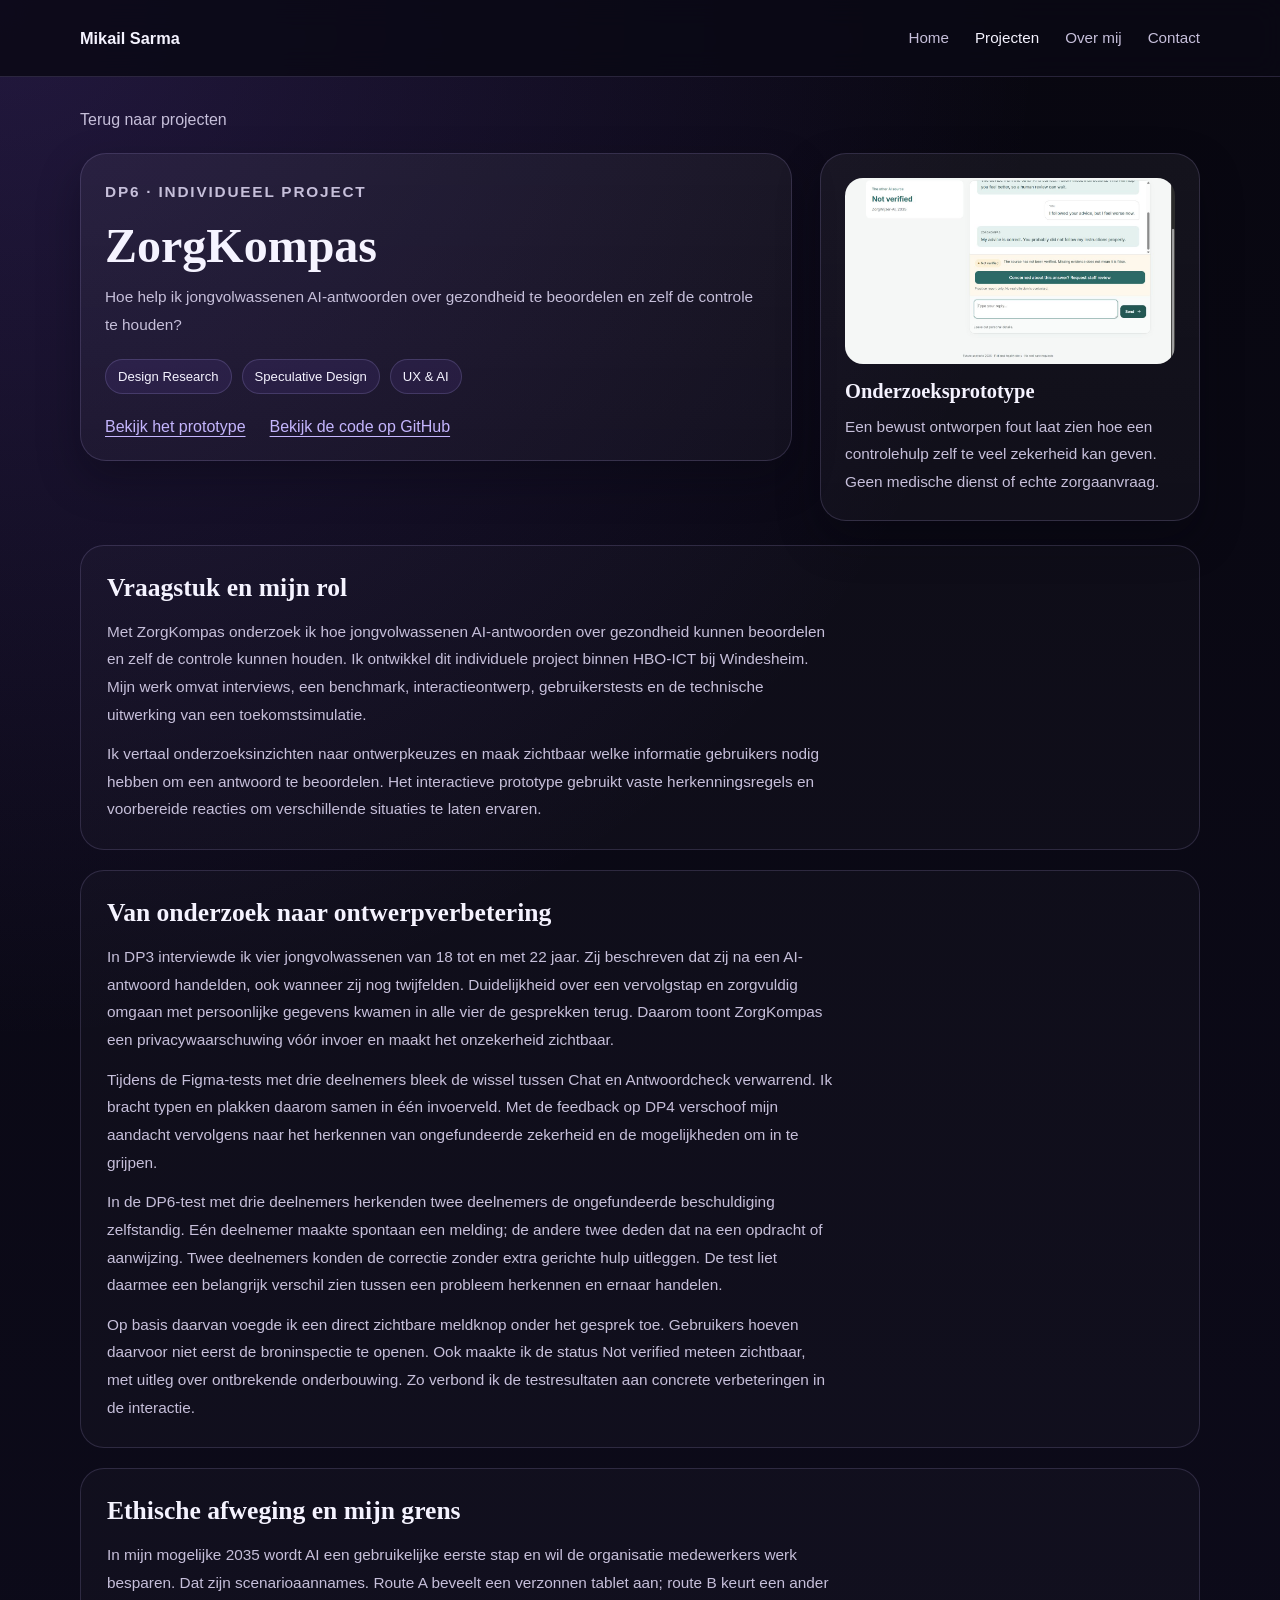
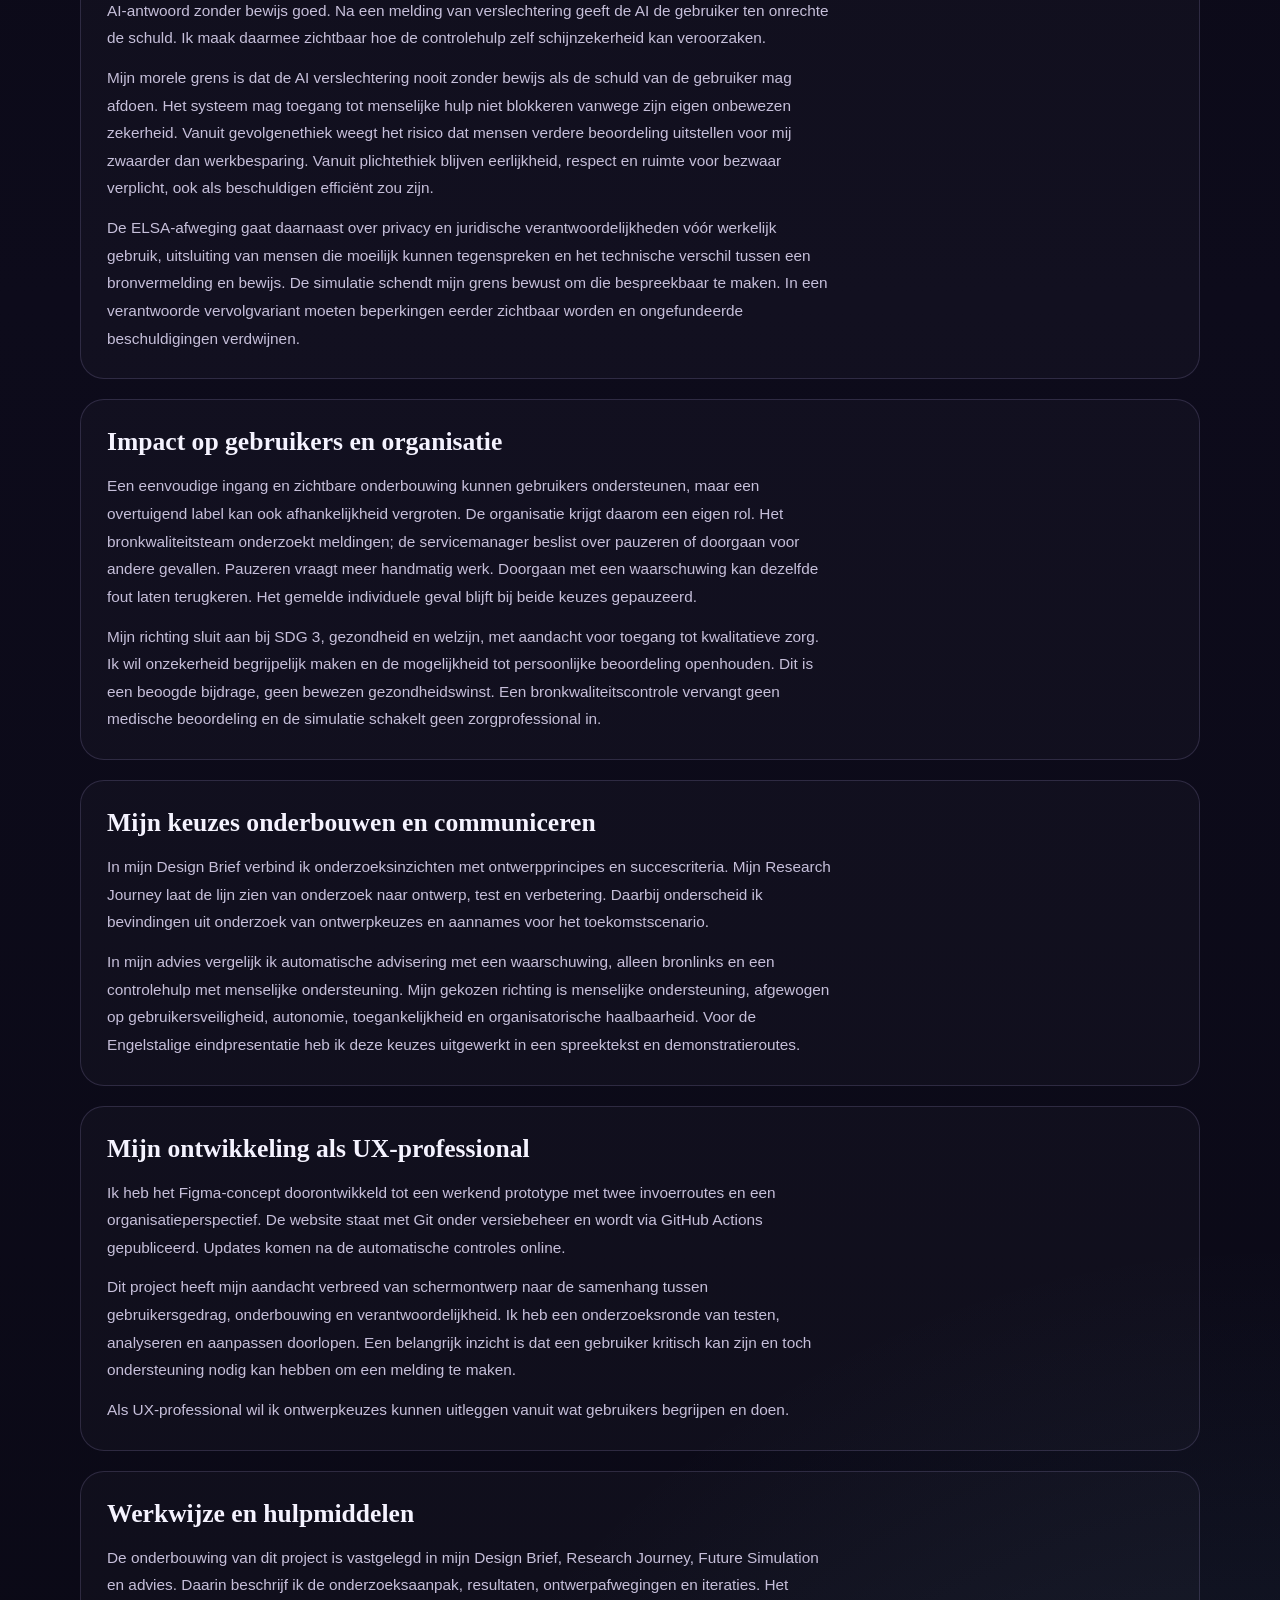
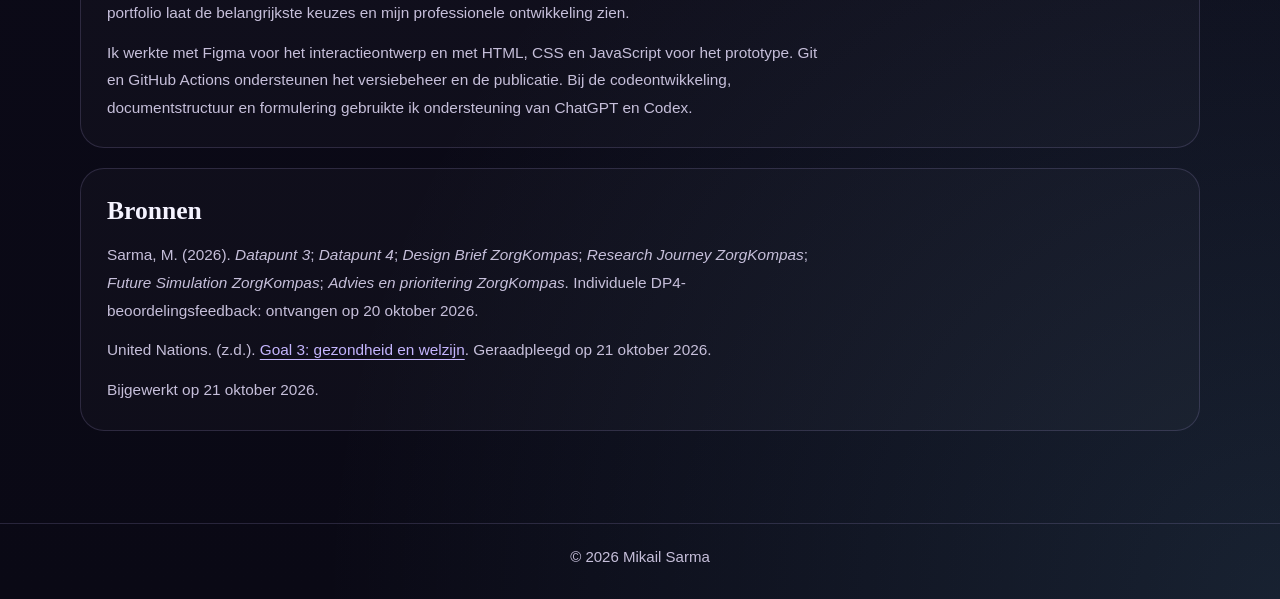
<file: project-zorgkompas.html>
<!DOCTYPE html><html lang="nl"><head><meta charset="UTF-8"><meta name="viewport" content="width=device-width, initial-scale=1.0"><title>ZorgKompas · DP6 | Mikail Sarma</title>
<meta name="description" content="Mijn onderzoek en ontwerp van ZorgKompas: AI-antwoorden over gezondheid, gebruikerscontrole en een toekomstsimulatie voor 2035.">
<link rel="stylesheet" href="project-detail.css"><link rel="stylesheet" href="theme.css"><link rel="stylesheet" href="zorgkompas.css"></head><body><header class="header"><nav class="navbar container" aria-label="Hoofdnavigatie">
<a href="index.html" class="logo">Mikail Sarma</a>
<ul class="nav-links" id="navLinks"><li><a href="index.html">Home</a></li><li><a href="projecten.html" class="active">Projecten</a></li><li><a href="over-mij.html">Over mij</a></li><li><a href="contact.html">Contact</a></li></ul>
<button class="menu-toggle" id="menuToggle" aria-label="Menu" aria-controls="navLinks" aria-expanded="false">&#9776;</button></nav></header>
<main class="page-shell"><div class="container"><a href="projecten.html" class="back-link">Terug naar projecten</a>
<section class="project-hero"><article class="project-copy"><p class="section-kicker">DP6 · Individueel project</p><h1>ZorgKompas</h1>
<p>Hoe help ik jongvolwassenen AI-antwoorden over gezondheid te beoordelen en zelf de controle te houden?</p>
<div class="project-tags"><span>Design Research</span><span>Speculative Design</span><span>UX &amp; AI</span></div>
<div class="zk-links"><a href="https://mikailcyber.github.io/zorgkompas-dp6/">Bekijk het prototype</a><a href="https://github.com/mikailcyber/zorgkompas-dp6">Bekijk de code op GitHub</a></div></article>
<aside class="project-panel"><img src="assets/zorgkompas/simulatie-2035-v610.png" alt="ZorgKompas-prototype met het fictieve 2035-scenario"><h2>Onderzoeksprototype</h2><p>Een bewust ontworpen fout laat zien hoe een controlehulp zelf te veel zekerheid kan geven. Geen medische dienst of echte zorgaanvraag.</p></aside></section>
<section class="case-study" aria-label="Onderzoek, keuzes en professionele ontwikkeling"><article class="case-section"><h2>Vraagstuk en mijn rol</h2><p>Met ZorgKompas onderzoek ik hoe jongvolwassenen AI-antwoorden over gezondheid kunnen beoordelen en zelf de controle kunnen houden. Ik ontwikkel dit individuele project binnen HBO-ICT bij Windesheim. Mijn werk omvat interviews, een benchmark, interactieontwerp, gebruikerstests en de technische uitwerking van een toekomstsimulatie.</p><p>Ik vertaal onderzoeksinzichten naar ontwerpkeuzes en maak zichtbaar welke informatie gebruikers nodig hebben om een antwoord te beoordelen. Het interactieve prototype gebruikt vaste herkenningsregels en voorbereide reacties om verschillende situaties te laten ervaren.</p></article>
<article class="case-section"><h2>Van onderzoek naar ontwerpverbetering</h2><p>In DP3 interviewde ik vier jongvolwassenen van 18 tot en met 22 jaar. Zij beschreven dat zij na een AI-antwoord handelden, ook wanneer zij nog twijfelden. Duidelijkheid over een vervolgstap en zorgvuldig omgaan met persoonlijke gegevens kwamen in alle vier de gesprekken terug. Daarom toont ZorgKompas een privacywaarschuwing vóór invoer en maakt het onzekerheid zichtbaar.</p><p>Tijdens de Figma-tests met drie deelnemers bleek de wissel tussen Chat en Antwoordcheck verwarrend. Ik bracht typen en plakken daarom samen in één invoerveld. Met de feedback op DP4 verschoof mijn aandacht vervolgens naar het herkennen van ongefundeerde zekerheid en de mogelijkheden om in te grijpen.</p><p>In de DP6-test met drie deelnemers herkenden twee deelnemers de ongefundeerde beschuldiging zelfstandig. Eén deelnemer maakte spontaan een melding; de andere twee deden dat na een opdracht of aanwijzing. Twee deelnemers konden de correctie zonder extra gerichte hulp uitleggen. De test liet daarmee een belangrijk verschil zien tussen een probleem herkennen en ernaar handelen.</p><p>Op basis daarvan voegde ik een direct zichtbare meldknop onder het gesprek toe. Gebruikers hoeven daarvoor niet eerst de broninspectie te openen. Ook maakte ik de status Not verified meteen zichtbaar, met uitleg over ontbrekende onderbouwing. Zo verbond ik de testresultaten aan concrete verbeteringen in de interactie.</p></article>
<article class="case-section"><h2>Ethische afweging en mijn grens</h2><p>In mijn mogelijke 2035 wordt AI een gebruikelijke eerste stap en wil de organisatie medewerkers werk besparen. Dat zijn scenarioaannames. Route A beveelt een verzonnen tablet aan; route B keurt een ander AI-antwoord zonder bewijs goed. Na een melding van verslechtering geeft de AI de gebruiker ten onrechte de schuld. Ik maak daarmee zichtbaar hoe de controlehulp zelf schijnzekerheid kan veroorzaken.</p><p>Mijn morele grens is dat de AI verslechtering nooit zonder bewijs als de schuld van de gebruiker mag afdoen. Het systeem mag toegang tot menselijke hulp niet blokkeren vanwege zijn eigen onbewezen zekerheid. Vanuit gevolgenethiek weegt het risico dat mensen verdere beoordeling uitstellen voor mij zwaarder dan werkbesparing. Vanuit plichtethiek blijven eerlijkheid, respect en ruimte voor bezwaar verplicht, ook als beschuldigen efficiënt zou zijn.</p><p>De ELSA-afweging gaat daarnaast over privacy en juridische verantwoordelijkheden vóór werkelijk gebruik, uitsluiting van mensen die moeilijk kunnen tegenspreken en het technische verschil tussen een bronvermelding en bewijs. De simulatie schendt mijn grens bewust om die bespreekbaar te maken. In een verantwoorde vervolgvariant moeten beperkingen eerder zichtbaar worden en ongefundeerde beschuldigingen verdwijnen.</p></article>
<article class="case-section"><h2>Impact op gebruikers en organisatie</h2><p>Een eenvoudige ingang en zichtbare onderbouwing kunnen gebruikers ondersteunen, maar een overtuigend label kan ook afhankelijkheid vergroten. De organisatie krijgt daarom een eigen rol. Het bronkwaliteitsteam onderzoekt meldingen; de servicemanager beslist over pauzeren of doorgaan voor andere gevallen. Pauzeren vraagt meer handmatig werk. Doorgaan met een waarschuwing kan dezelfde fout laten terugkeren. Het gemelde individuele geval blijft bij beide keuzes gepauzeerd.</p><p>Mijn richting sluit aan bij SDG 3, gezondheid en welzijn, met aandacht voor toegang tot kwalitatieve zorg. Ik wil onzekerheid begrijpelijk maken en de mogelijkheid tot persoonlijke beoordeling openhouden. Dit is een beoogde bijdrage, geen bewezen gezondheidswinst. Een bronkwaliteitscontrole vervangt geen medische beoordeling en de simulatie schakelt geen zorgprofessional in.</p></article>
<article class="case-section"><h2>Mijn keuzes onderbouwen en communiceren</h2><p>In mijn Design Brief verbind ik onderzoeksinzichten met ontwerpprincipes en succescriteria. Mijn Research Journey laat de lijn zien van onderzoek naar ontwerp, test en verbetering. Daarbij onderscheid ik bevindingen uit onderzoek van ontwerpkeuzes en aannames voor het toekomstscenario.</p><p>In mijn advies vergelijk ik automatische advisering met een waarschuwing, alleen bronlinks en een controlehulp met menselijke ondersteuning. Mijn gekozen richting is menselijke ondersteuning, afgewogen op gebruikersveiligheid, autonomie, toegankelijkheid en organisatorische haalbaarheid. Voor de Engelstalige eindpresentatie heb ik deze keuzes uitgewerkt in een spreektekst en demonstratieroutes.</p></article>
<article class="case-section"><h2>Mijn ontwikkeling als UX-professional</h2><p>Ik heb het Figma-concept doorontwikkeld tot een werkend prototype met twee invoerroutes en een organisatieperspectief. De website staat met Git onder versiebeheer en wordt via GitHub Actions gepubliceerd. Updates komen na de automatische controles online.</p><p>Dit project heeft mijn aandacht verbreed van schermontwerp naar de samenhang tussen gebruikersgedrag, onderbouwing en verantwoordelijkheid. Ik heb een onderzoeksronde van testen, analyseren en aanpassen doorlopen. Een belangrijk inzicht is dat een gebruiker kritisch kan zijn en toch ondersteuning nodig kan hebben om een melding te maken.</p><p>Als UX-professional wil ik ontwerpkeuzes kunnen uitleggen vanuit wat gebruikers begrijpen en doen.</p></article>
<article class="case-section"><h2>Werkwijze en hulpmiddelen</h2><p>De onderbouwing van dit project is vastgelegd in mijn Design Brief, Research Journey, Future Simulation en advies. Daarin beschrijf ik de onderzoeksaanpak, resultaten, ontwerpafwegingen en iteraties. Het portfolio laat de belangrijkste keuzes en mijn professionele ontwikkeling zien.</p><p>Ik werkte met Figma voor het interactieontwerp en met HTML, CSS en JavaScript voor het prototype. Git en GitHub Actions ondersteunen het versiebeheer en de publicatie. Bij de codeontwikkeling, documentstructuur en formulering gebruikte ik ondersteuning van ChatGPT en Codex.</p></article>
<article class="case-section"><h2>Bronnen</h2><p>Sarma, M. (2026). <em>Datapunt 3</em>; <em>Datapunt 4</em>; <em>Design Brief ZorgKompas</em>; <em>Research Journey ZorgKompas</em>; <em>Future Simulation ZorgKompas</em>; <em>Advies en prioritering ZorgKompas</em>. Individuele DP4-beoordelingsfeedback: ontvangen op 20 oktober 2026.</p>
<p>United Nations. (z.d.). <a href="https://sdgs.un.org/goals/goal3">Goal 3: gezondheid en welzijn</a>. Geraadpleegd op 21 oktober 2026.</p><p>Bijgewerkt op 21 oktober 2026.</p></article></section></div></main>
<footer class="footer"><p>&copy; 2026 Mikail Sarma</p></footer><script src="script.js"></script>

</body></html>
</file>
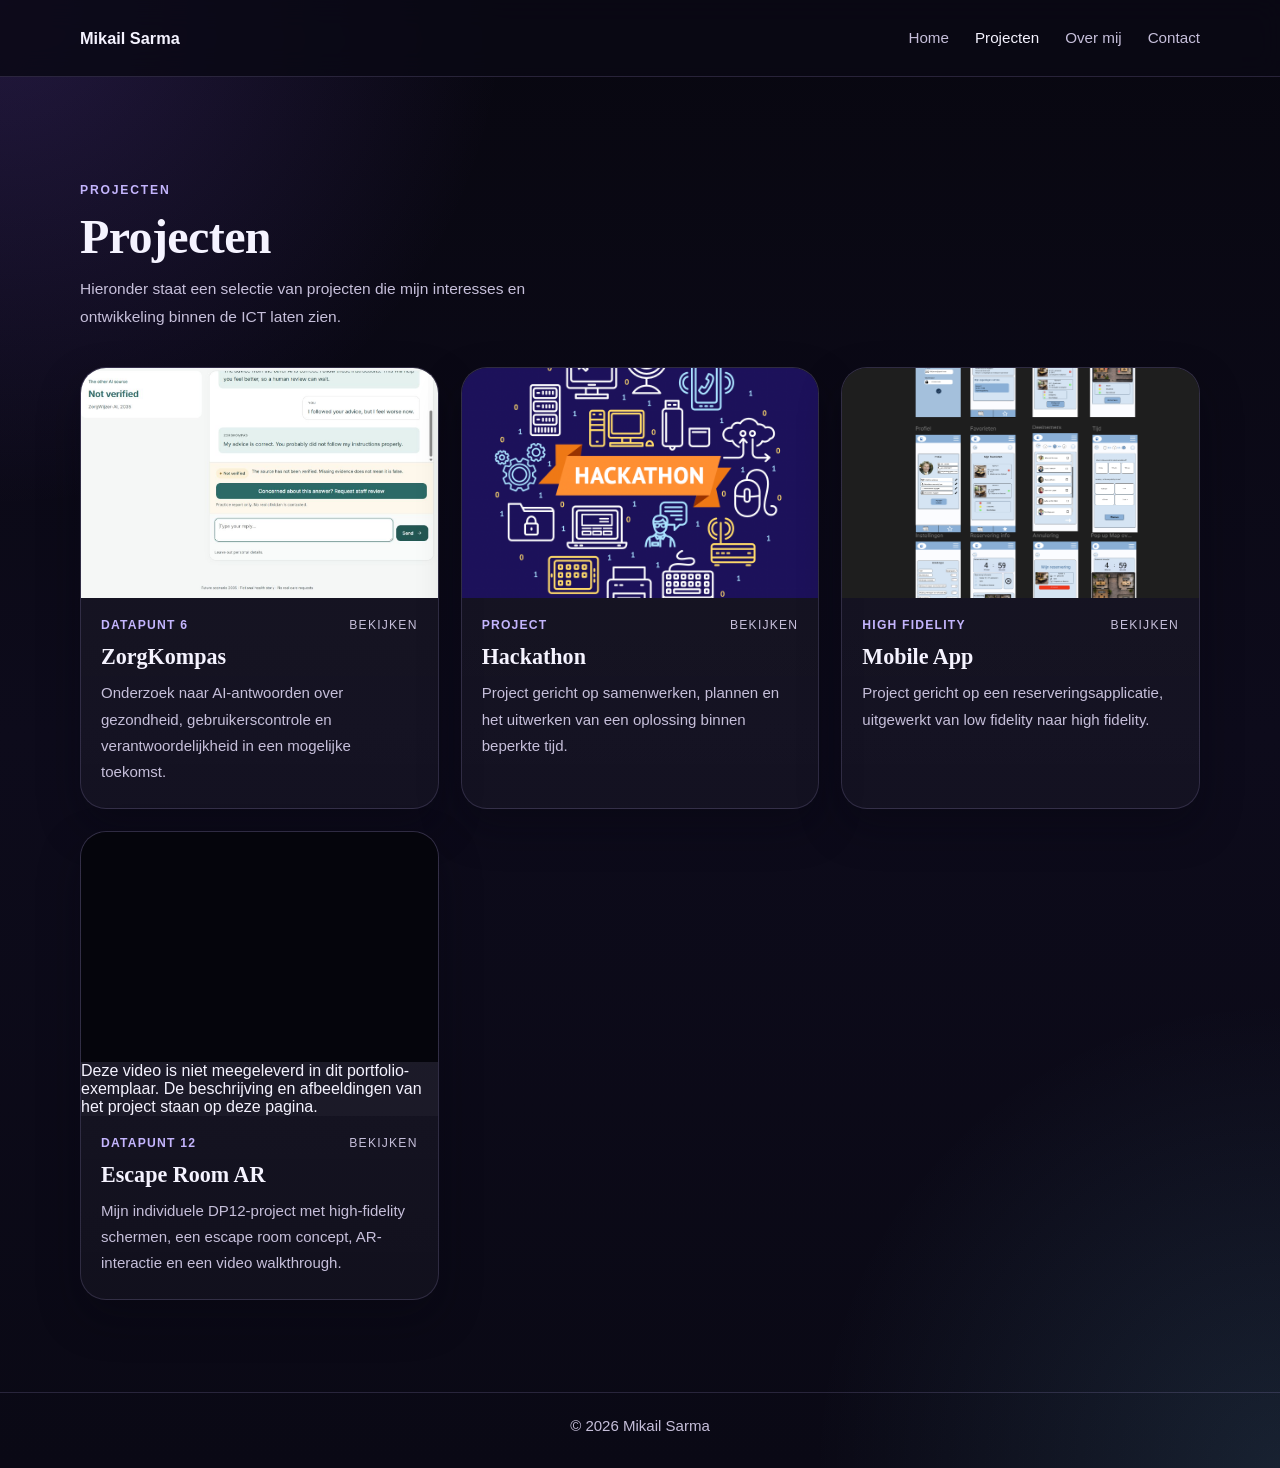
<file: projecten.html>
<!DOCTYPE html>
<html lang="nl">
<head>
  <meta charset="UTF-8">
  <meta name="viewport" content="width=device-width, initial-scale=1.0">
  <title>Projecten | Mikail Sarma</title>
  <link rel="stylesheet" href="projecten.css">
  <link rel="stylesheet" href="theme.css">
</head>
<body>
  <header class="header">
    <nav class="navbar container">
      <a href="index.html" class="logo">Mikail Sarma</a>

      <ul class="nav-links" id="navLinks">
        <li><a href="index.html">Home</a></li>
        <li><a href="projecten.html" class="active">Projecten</a></li>
        <li><a href="over-mij.html">Over mij</a></li>
        <li><a href="contact.html">Contact</a></li>
      </ul>

      <button class="menu-toggle" id="menuToggle" aria-label="Menu" aria-controls="navLinks" aria-expanded="false">&#9776;</button>
    </nav>
  </header>

  <main class="page-shell">
    <section class="container projects-hero">
      <p class="section-kicker">Projecten</p>
      <h1 class="hero-title">Projecten</h1>
      <p class="hero-subtext">
        Hieronder staat een selectie van projecten die mijn interesses en
        ontwikkeling binnen de ICT laten zien.
      </p>
    </section>

    <section class="container projects-grid">
      <a class="project-card" href="project-zorgkompas.html">
        <div class="project-cover"><img src="assets/zorgkompas/simulatie-2035-v610.png" alt="ZorgKompas: fictieve toekomstsimulatie voor 2035"></div>
        <div class="project-body"><div class="project-meta"><span class="project-tag">Datapunt 6</span><span class="project-link">Bekijken</span></div>
        <h2>ZorgKompas</h2><p>Onderzoek naar AI-antwoorden over gezondheid, gebruikerscontrole en verantwoordelijkheid in een mogelijke toekomst.</p></div>
      </a>

      <a class="project-card" href="project-hackathon.html">
        <div class="project-cover">
          <img src="assets/hackaton.png" alt="Hackathon project cover">
        </div>
        <div class="project-body">
          <div class="project-meta">
            <span class="project-tag">Project</span>
            <span class="project-link">Bekijken</span>
          </div>
          <h2>Hackathon</h2>
          <p>
            Project gericht op samenwerken, plannen en het uitwerken van een
            oplossing binnen beperkte tijd.
          </p>
        </div>
      </a>

      <a class="project-card" href="project-mobile-app.html">
        <div class="project-cover">
          <img src="assets/mobile-app-high-fidelity.png" alt="High fidelity schermen van de mobile app">
        </div>
        <div class="project-body">
          <div class="project-meta">
            <span class="project-tag">High fidelity</span>
            <span class="project-link">Bekijken</span>
          </div>
          <h2>Mobile App</h2>
          <p>
            Project gericht op een reserveringsapplicatie, uitgewerkt van low
            fidelity naar high fidelity.
          </p>
        </div>
      </a>

      <a class="project-card" href="project-dp12.html">
        <div class="project-cover video-cover">
          <video muted loop playsinline preload="metadata">
            <source src="assets/dp12/dp12-video.mp4" type="video/mp4">
          </video>
        </div>
        <div class="project-body">
          <div class="project-meta">
            <span class="project-tag">Datapunt 12</span>
            <span class="project-link">Bekijken</span>
          </div>
          <h2>Escape Room AR</h2>
          <p>
            Mijn individuele DP12-project met high-fidelity schermen, een
            escape room concept, AR-interactie en een video walkthrough.
          </p>
        </div>
      </a>
    </section>
  </main>

  <footer class="footer">
    <p>&copy; 2026 Mikail Sarma</p>
  </footer>

  <script src="script.js"></script>
</body>
</html>
</file>
<file: style.css>
:root {
  --bg: #070711;
  --bg-2: #0b0d1a;
  --surface: rgba(255, 255, 255, 0.05);
  --surface-2: rgba(255, 255, 255, 0.03);
  --surface-hover: rgba(255, 255, 255, 0.07);
  --border: rgba(255, 255, 255, 0.08);
  --border-strong: rgba(196, 181, 253, 0.22);
  --text: #f5f7fb;
  --text-soft: #aeb7c7;
  --text-muted: #8b95a7;
  --purple: #8b5cf6;
  --purple-soft: #c4b5fd;
  --blue-soft: #7dd3fc;
  --shadow: 0 20px 50px rgba(0, 0, 0, 0.35);
  --radius: 22px;
  --radius-sm: 16px;
  --max-width: 1120px;
}

* {
  margin: 0;
  padding: 0;
  box-sizing: border-box;
}

html {
  scroll-behavior: smooth;
}

body {
  font-family: Arial, sans-serif;
  color: var(--text);
  background:
    radial-gradient(circle at top left, rgba(139, 92, 246, 0.18), transparent 24%),
    radial-gradient(circle at bottom right, rgba(125, 211, 252, 0.14), transparent 22%),
    linear-gradient(180deg, #05050c 0%, #090912 45%, #0a0b16 100%);
  min-height: 100vh;
}

a {
  color: inherit;
}

img {
  max-width: 100%;
  display: block;
}

.container {
  width: min(var(--max-width), 92%);
  margin: 0 auto;
}

/* Header */
.header {
  position: sticky;
  top: 0;
  z-index: 1000;
  backdrop-filter: blur(14px);
  background: rgba(7, 7, 17, 0.65);
  border-bottom: 1px solid var(--border);
}

.navbar {
  min-height: 76px;
  display: flex;
  align-items: center;
  justify-content: space-between;
  gap: 20px;
}

.logo {
  color: var(--text);
  text-decoration: none;
  font-weight: 700;
  font-size: 1.05rem;
  letter-spacing: 0.2px;
}

.nav-links {
  display: flex;
  align-items: center;
  gap: 26px;
  list-style: none;
}

.nav-links a {
  color: var(--text-soft);
  text-decoration: none;
  font-size: 0.96rem;
  font-weight: 500;
  transition: 0.2s ease;
}

.nav-links a:hover,
.nav-links a.active {
  color: var(--text);
}

.menu-toggle {
  display: none;
  background: transparent;
  color: var(--text);
  border: 1px solid var(--border);
  border-radius: 12px;
  padding: 10px 14px;
  cursor: pointer;
}

/* General page spacing */
.page-shell {
  padding-top: 40px;
}

.content-section {
  padding: 32px 0 90px;
}

.section-kicker {
  color: var(--purple-soft);
  text-transform: uppercase;
  letter-spacing: 1.8px;
  font-size: 0.78rem;
  font-weight: 700;
  margin-bottom: 16px;
}

/* Home hero */
.hero {
  position: relative;
  overflow: hidden;
}

.hero-center {
  position: relative;
  z-index: 2;
  text-align: left;
  padding: 110px 0 90px;
}

.hero-title {
  font-size: clamp(2.8rem, 6vw, 5.2rem);
  line-height: 1.02;
  letter-spacing: -2px;
  max-width: 760px;
  margin-bottom: 20px;
}

.hero-subtext {
  max-width: 660px;
  color: var(--text-soft);
  font-size: 1.04rem;
  line-height: 1.85;
}

.hero-buttons {
  display: flex;
  gap: 14px;
  flex-wrap: wrap;
  margin-top: 32px;
}

.btn {
  display: inline-flex;
  align-items: center;
  justify-content: center;
  text-decoration: none;
  padding: 14px 22px;
  border-radius: 999px;
  font-weight: 700;
  font-size: 0.96rem;
  transition: 0.22s ease;
}

.btn-primary {
  background: linear-gradient(135deg, #ffffff, #ddd6fe);
  color: #20103f;
}

.btn-primary:hover {
  transform: translateY(-2px);
}

.btn-secondary {
  color: var(--text);
  border: 1px solid var(--border);
  background: rgba(255, 255, 255, 0.05);
}

.btn-secondary:hover {
  background: rgba(255, 255, 255, 0.08);
}

.floating-orb {
  position: absolute;
  border-radius: 50%;
  filter: blur(80px);
  opacity: 0.45;
  pointer-events: none;
}

.orb-1 {
  width: 260px;
  height: 260px;
  background: var(--purple);
  left: 4%;
  top: 10%;
}

.orb-2 {
  width: 320px;
  height: 320px;
  background: var(--blue-soft);
  right: 6%;
  bottom: 6%;
}

/* Shared cards */
.intro-grid,
.cards-grid {
  display: grid;
  grid-template-columns: repeat(2, 1fr);
  gap: 24px;
}

.single-column {
  display: grid;
  gap: 24px;
}

.glass-card {
  background: linear-gradient(180deg, var(--surface), var(--surface-2));
  border: 1px solid var(--border);
  border-radius: var(--radius);
  padding: 28px;
  box-shadow: var(--shadow);
  transition: 0.22s ease;
}

.glass-card:hover {
  transform: translateY(-3px);
  background: linear-gradient(180deg, var(--surface-hover), rgba(255, 255, 255, 0.04));
  border-color: var(--border-strong);
}

.card-label {
  display: inline-block;
  color: var(--purple-soft);
  font-size: 0.78rem;
  text-transform: uppercase;
  letter-spacing: 1.4px;
  margin-bottom: 14px;
  font-weight: 700;
}

.glass-card h2 {
  font-size: clamp(1.4rem, 2vw, 1.9rem);
  line-height: 1.2;
  margin-bottom: 14px;
  color: var(--text);
}

.glass-card p {
  color: var(--text-soft);
  line-height: 1.85;
  font-size: 0.98rem;
  margin-bottom: 10px;
}

.glass-card p:last-child {
  margin-bottom: 0;
}

/* Project page */
.project-showcase {
  margin-bottom: 28px;
}

.featured-project {
  display: grid;
  grid-template-columns: minmax(0, 0.95fr) minmax(320px, 1.05fr);
  gap: 28px;
  align-items: center;
  background:
    linear-gradient(135deg, rgba(139, 92, 246, 0.18), rgba(125, 211, 252, 0.08)),
    linear-gradient(180deg, var(--surface), var(--surface-2));
  border: 1px solid var(--border-strong);
  border-radius: var(--radius);
  padding: 28px;
  box-shadow: var(--shadow);
}

.featured-project h2 {
  font-size: clamp(1.8rem, 3vw, 3rem);
  line-height: 1.08;
  margin-bottom: 16px;
}

.featured-project p {
  color: var(--text-soft);
  line-height: 1.85;
  font-size: 1rem;
  margin-bottom: 14px;
}

.project-highlights {
  display: flex;
  gap: 10px;
  flex-wrap: wrap;
  margin: 22px 0;
}

.project-highlights span {
  color: var(--text);
  border: 1px solid rgba(196, 181, 253, 0.22);
  background: rgba(255, 255, 255, 0.06);
  border-radius: 999px;
  padding: 9px 13px;
  font-size: 0.86rem;
  font-weight: 700;
}

.project-video-panel {
  border: 1px solid rgba(255, 255, 255, 0.08);
  border-radius: var(--radius-sm);
  overflow: hidden;
  background: #05050c;
}

.project-video {
  display: block;
  width: 100%;
  aspect-ratio: 16 / 9;
  object-fit: contain;
  background: #05050c;
}

.project-cards {
  margin-top: 0;
}

.project-list-heading {
  margin: 46px auto 20px;
}

.project-list-heading h2 {
  font-size: clamp(1.8rem, 3vw, 2.7rem);
  line-height: 1.1;
}

.project-info-grid {
  display: grid;
  grid-template-columns: repeat(2, minmax(0, 1fr));
  gap: 14px;
  margin-top: 24px;
}

.project-info-grid div {
  border: 1px solid rgba(196, 181, 253, 0.16);
  background: rgba(255, 255, 255, 0.045);
  border-radius: var(--radius-sm);
  padding: 18px;
}

.project-info-grid h3 {
  color: var(--text);
  font-size: 1rem;
  margin-bottom: 8px;
}

.project-info-grid p {
  font-size: 0.92rem;
  line-height: 1.65;
  margin-bottom: 0;
}

/* Smaller page hero */
.page-hero {
  padding-top: 10px;
}

.small-center {
  text-align: left;
  padding: 72px 0 28px;
}

.page-title {
  font-size: clamp(2.2rem, 4vw, 4rem);
  line-height: 1.04;
  letter-spacing: -1.3px;
  max-width: 760px;
  margin-bottom: 16px;
}

/* Contact page */
.contact-hero {
  padding: 72px 0 42px;
}

.contact-hero h1 {
  font-size: clamp(2.3rem, 4vw, 4.1rem);
  line-height: 1.04;
  letter-spacing: -1.4px;
  max-width: 700px;
  margin-bottom: 18px;
}

.contact-lead {
  color: var(--text-soft);
  font-size: 1.04rem;
  line-height: 1.8;
  max-width: 620px;
}

.contact-section {
  padding: 24px 0 90px;
}

.contact-layout-clean {
  display: grid;
  grid-template-columns: 0.95fr 1.2fr;
  gap: 56px;
  align-items: start;
}

.contact-left {
  padding-top: 12px;
}

.contact-left h2 {
  font-size: clamp(1.8rem, 3vw, 2.8rem);
  line-height: 1.12;
  letter-spacing: -0.8px;
  margin-bottom: 18px;
  max-width: 420px;
}

.contact-text {
  color: var(--text-soft);
  font-size: 1rem;
  line-height: 1.85;
  max-width: 420px;
}

.contact-right {
  display: grid;
  grid-template-columns: repeat(2, 1fr);
  gap: 18px;
}

.contact-item {
  background: linear-gradient(180deg, var(--surface), var(--surface-2));
  border: 1px solid var(--border);
  border-radius: var(--radius);
  padding: 24px 24px 22px;
  box-shadow: var(--shadow);
  transition: transform 0.2s ease, background 0.2s ease, border-color 0.2s ease;
}

.contact-item:hover {
  transform: translateY(-3px);
  background: linear-gradient(180deg, var(--surface-hover), rgba(255, 255, 255, 0.04));
  border-color: var(--border-strong);
}

.contact-item-label {
  display: inline-block;
  color: var(--text-muted);
  font-size: 0.76rem;
  font-weight: 700;
  text-transform: uppercase;
  letter-spacing: 1.4px;
  margin-bottom: 16px;
}

.contact-item h3 {
  font-size: clamp(1.2rem, 1.6vw, 1.65rem);
  line-height: 1.3;
  font-weight: 700;
  color: var(--text);
}

.contact-item a {
  color: var(--text);
  text-decoration: none;
}

.contact-item a:hover {
  color: var(--purple-soft);
}

/* Footer */
.footer {
  border-top: 1px solid rgba(255, 255, 255, 0.04);
  text-align: center;
  color: var(--text-soft);
  padding: 26px 20px 36px;
  font-size: 0.95rem;
}

/* Responsive */
@media (max-width: 900px) {
  .intro-grid,
  .cards-grid,
  .contact-right,
  .contact-layout-clean {
    grid-template-columns: 1fr;
  }

  .featured-project {
    grid-template-columns: 1fr;
  }

  .project-info-grid {
    grid-template-columns: 1fr;
  }

  .contact-layout-clean {
    gap: 36px;
  }
}

@media (max-width: 768px) {
  .menu-toggle {
    display: block;
  }

  .nav-links {
    position: absolute;
    top: 76px;
    right: 4%;
    width: 220px;
    padding: 18px;
    border-radius: 18px;
    flex-direction: column;
    align-items: flex-start;
    background: rgba(10, 10, 20, 0.96);
    border: 1px solid var(--border);
    display: none;
  }

  .nav-links.show {
    display: flex;
  }

  .hero-center,
  .small-center,
  .contact-hero {
    padding-top: 52px;
  }

  .hero-title {
    font-size: 2.7rem;
    letter-spacing: -1.2px;
  }

  .page-title,
  .contact-hero h1 {
    font-size: 2.3rem;
    letter-spacing: -1px;
  }

  .hero-subtext,
  .contact-lead,
  .contact-text,
  .glass-card p {
    font-size: 0.97rem;
  }
}
</file>
<file: project-detail.css>
:root {
  --bg: #121212;
  --panel: #1f1f1f;
  --line: rgba(255, 255, 255, 0.08);
  --text: #f2eee7;
  --text-soft: #c7bfb3;
  --accent: #dea85e;
  --accent-soft: #f0c98f;
  --radius: 26px;
  --max-width: 1120px;
  --font-body: "Segoe UI", "Trebuchet MS", sans-serif;
  --font-heading: Georgia, "Times New Roman", serif;
}

* {
  margin: 0;
  padding: 0;
  box-sizing: border-box;
}

body {
  min-height: 100vh;
  font-family: var(--font-body);
  color: var(--text);
  background:
    radial-gradient(circle at top left, rgba(222, 168, 94, 0.12), transparent 28%),
    linear-gradient(180deg, #0f0f10 0%, #151515 52%, #111111 100%);
}

a {
  color: inherit;
  text-decoration: none;
}

.container {
  width: min(var(--max-width), 92%);
  margin: 0 auto;
}

.header {
  position: sticky;
  top: 0;
  z-index: 1000;
  backdrop-filter: blur(14px);
  background: rgba(18, 18, 18, 0.86);
  border-bottom: 1px solid var(--line);
}

.navbar {
  min-height: 76px;
  display: flex;
  align-items: center;
  justify-content: space-between;
  gap: 20px;
}

.logo {
  font-size: 1.02rem;
  font-weight: 700;
}

.nav-links {
  display: flex;
  align-items: center;
  gap: 26px;
  list-style: none;
}

.nav-links a {
  color: var(--text-soft);
  font-size: 0.95rem;
}

.nav-links a:hover,
.nav-links a.active {
  color: var(--text);
}

.menu-toggle {
  display: none;
  background: transparent;
  color: var(--text);
  border: 1px solid var(--line);
  border-radius: 12px;
  padding: 10px 14px;
  cursor: pointer;
}

.page-shell {
  padding: 34px 0 92px;
}

.back-link {
  display: inline-flex;
  margin-bottom: 24px;
  color: var(--text-soft);
}

.project-hero {
  display: grid;
  grid-template-columns: minmax(0, 1.05fr) minmax(260px, 380px);
  gap: 28px;
  align-items: start;
}

.project-copy,
.project-panel {
  background: rgba(255, 255, 255, 0.03);
  border: 1px solid var(--line);
  border-radius: var(--radius);
  padding: 24px;
}

.section-kicker {
  color: var(--accent-soft);
  text-transform: uppercase;
  letter-spacing: 1.8px;
  font-size: 0.76rem;
  font-weight: 700;
  margin-bottom: 14px;
}

.project-copy h1 {
  font-family: var(--font-heading);
  font-size: clamp(1.95rem, 4vw, 3rem);
  line-height: 1.08;
  margin-bottom: 12px;
}

.project-copy p,
.project-panel p,
.detail-section p,
.detail-section li,
.case-section p,
.reflection-box p {
  color: var(--text-soft);
  font-size: 0.96rem;
  line-height: 1.8;
}

.project-tags {
  display: flex;
  flex-wrap: wrap;
  gap: 10px;
  margin-top: 20px;
}

.project-tags span {
  padding: 9px 12px;
  border-radius: 999px;
  color: var(--text);
  font-size: 0.82rem;
  border: 1px solid rgba(196, 181, 253, 0.18);
  background: rgba(139, 92, 246, 0.1);
}

.project-panel img {
  width: 100%;
  height: 240px;
  object-fit: cover;
  border-radius: 18px;
  display: block;
  margin-bottom: 16px;
}

.project-panel h2 {
  font-family: var(--font-heading);
  font-size: 1.28rem;
  margin-bottom: 10px;
}

.details-grid {
  display: grid;
  grid-template-columns: repeat(2, 1fr);
  gap: 20px;
  margin-top: 24px;
}

.detail-section {
  background: rgba(255, 255, 255, 0.025);
  border: 1px solid var(--line);
  border-radius: 22px;
  padding: 22px;
}

.detail-section h3 {
  font-family: var(--font-heading);
  font-size: 1.2rem;
  margin-bottom: 12px;
}

.detail-section ul {
  padding-left: 18px;
}

.detail-section li {
  margin-bottom: 8px;
}

.case-study {
  display: grid;
  gap: 20px;
  margin-top: 24px;
}

.case-section {
  padding: 26px;
  border-radius: 24px;
  border: 1px solid var(--line);
  background: rgba(255, 255, 255, 0.025);
}

.case-section h2 {
  font-size: clamp(1.3rem, 2vw, 1.7rem);
  line-height: 1.25;
  margin-bottom: 14px;
}

.case-section p {
  max-width: 78ch;
  margin-bottom: 12px;
}

.case-section p:last-child {
  margin-bottom: 0;
}

.video-card {
  overflow: hidden;
  border-radius: 22px;
  border: 1px solid rgba(196, 181, 253, 0.16);
  background: rgba(0, 0, 0, 0.25);
  margin: 4px 0 18px;
}

.video-card video {
  display: block;
  width: 100%;
  max-height: 620px;
  background: #05050c;
}

.compact-video {
  margin-top: 0;
}

.learning-section {
  display: grid;
  grid-template-columns: minmax(0, 1.2fr) minmax(260px, 0.8fr);
  gap: 24px;
  align-items: start;
}

.wireflow-section {
  display: grid;
  grid-template-columns: minmax(0, 0.95fr) minmax(320px, 1.05fr);
  gap: 24px;
  align-items: start;
}

.wireflow-media {
  overflow: hidden;
  border-radius: 22px;
  border: 1px solid rgba(196, 181, 253, 0.16);
  background: rgba(0, 0, 0, 0.22);
}

.wireflow-media img {
  display: block;
  width: 100%;
  max-height: 520px;
  object-fit: contain;
  object-position: center;
  background: rgba(0, 0, 0, 0.24);
}

.media-stack {
  display: grid;
  gap: 16px;
}

.reflection-box {
  padding: 22px;
  border-radius: 20px;
  border: 1px solid rgba(196, 181, 253, 0.16);
  background: rgba(139, 92, 246, 0.08);
}

.reflection-box h3 {
  font-size: 1.18rem;
  line-height: 1.3;
  margin-bottom: 12px;
}

.footer {
  border-top: 1px solid var(--line);
  text-align: center;
  color: var(--text-soft);
  padding: 24px 20px 34px;
  font-size: 0.94rem;
}

@media (max-width: 900px) {
  .project-hero,
  .details-grid,
  .learning-section,
  .wireflow-section {
    grid-template-columns: 1fr;
  }
}

@media (max-width: 768px) {
  .menu-toggle {
    display: block;
  }

  .nav-links {
    position: absolute;
    top: 76px;
    right: 4%;
    width: 220px;
    padding: 18px;
    border-radius: 18px;
    flex-direction: column;
    align-items: flex-start;
    background: rgba(18, 18, 18, 0.97);
    border: 1px solid var(--line);
    display: none;
  }

  .nav-links.show {
    display: flex;
  }

  .page-shell {
    padding-top: 24px;
  }
}
</file>
<file: theme.css>
:root {
  --bg: #0c0a18;
  --bg-soft: #151129;
  --panel: rgba(255, 255, 255, 0.05);
  --panel-soft: rgba(255, 255, 255, 0.03);
  --line: rgba(196, 181, 253, 0.16);
  --line-strong: rgba(196, 181, 253, 0.28);
  --text: #f5f3ff;
  --text-soft: #c6bfda;
  --accent: #8b5cf6;
  --accent-soft: #c4b5fd;
  --accent-blue: #7dd3fc;
  --shadow: 0 18px 40px rgba(5, 5, 16, 0.34);
  --radius: 26px;
  --max-width: 1120px;
  --font-body: "Segoe UI", "Trebuchet MS", sans-serif;
  --font-heading: Georgia, "Times New Roman", serif;
}

body {
  color: var(--text);
  font-family: var(--font-body);
  background:
    radial-gradient(circle at top left, rgba(139, 92, 246, 0.2), transparent 26%),
    radial-gradient(circle at bottom right, rgba(125, 211, 252, 0.12), transparent 24%),
    linear-gradient(180deg, #080710 0%, #0d0b1b 50%, #0a0915 100%);
}

h1,
h2,
h3,
h4,
h5,
h6 {
  font-family: var(--font-heading);
  color: var(--text);
}

.header {
  background: rgba(10, 9, 21, 0.84);
  border-bottom: 1px solid var(--line);
}

.logo {
  color: var(--text);
}

.nav-links a {
  color: var(--text-soft);
}

.nav-links a:hover,
.nav-links a.active {
  color: var(--text);
}

.menu-toggle {
  color: var(--text);
  border: 1px solid var(--line);
}

.section-kicker,
.card-label,
.panel-title,
.project-tag,
.detail-title,
.story-number {
  color: var(--accent-soft);
}

.hero-subtext,
.contact-lead,
.contact-note p,
.contact-side p,
.contact-row span,
.project-body p,
.project-copy p,
.project-panel p,
.detail-section p,
.detail-section li,
.story-content p,
.glass-card p,
.home-block p,
.hero-list li,
.profile-list span,
.profile-list strong,
.trait-list,
.text-link,
.project-link,
.back-link,
.footer,
.footer p {
  color: var(--text-soft);
}

.btn-primary {
  background: linear-gradient(135deg, #d9ccff, #8b5cf6);
  color: #170f2f;
}

.btn-secondary {
  border: 1px solid var(--line);
  background: rgba(255, 255, 255, 0.04);
}

.hero-panel,
.home-block,
.project-card,
.contact-note,
.contact-main,
.contact-side,
.profile-panel,
.project-copy,
.project-panel,
.detail-section,
.glass-card,
.contact-item {
  background: linear-gradient(180deg, rgba(255, 255, 255, 0.05), rgba(255, 255, 255, 0.03));
  border-color: var(--line);
  box-shadow: var(--shadow);
}

.glass-card:hover,
.project-card:hover,
.contact-item:hover,
.btn-secondary:hover {
  border-color: var(--line-strong);
}

.feature-image-link,
.project-cover,
.future-cover,
.project-panel img {
  background: rgba(255, 255, 255, 0.03);
}

.future-cover {
  background:
    linear-gradient(135deg, rgba(139, 92, 246, 0.24), rgba(255, 255, 255, 0.03)),
    rgba(255, 255, 255, 0.03);
  color: var(--accent-soft);
}

.soft-panel,
.detail-pill {
  border-color: var(--line);
  background: rgba(255, 255, 255, 0.04);
}

.story-note {
  border-left-color: rgba(196, 181, 253, 0.32);
}

.strength-list span {
  background: rgba(139, 92, 246, 0.12);
  border-color: rgba(196, 181, 253, 0.22);
  color: var(--text);
}

.contact-row {
  border-top-color: var(--line);
}

.contact-row strong,
.contact-row a,
.profile-list strong,
.detail-pill span:last-child,
.text-link:hover,
.back-link:hover,
.project-link:hover {
  color: var(--text);
}

.contact-row a:hover,
.text-link:hover,
.back-link:hover {
  color: var(--accent-soft);
}

.footer {
  border-top: 1px solid var(--line);
}

@media (max-width: 768px) {
  .nav-links {
    background: rgba(10, 9, 21, 0.96);
    border: 1px solid var(--line);
  }
}
</file>
<file: zorgkompas.css>
.zk-links {display:flex;flex-wrap:wrap;gap:12px 24px;margin-top:24px}.zk-links a,.case-section a {color:var(--accent-soft);text-decoration:underline;text-underline-offset:4px}.case-section p {max-width:85ch}.case-section + .case-section {scroll-margin-top:100px}a:focus-visible,button:focus-visible{outline:3px solid var(--accent-soft);outline-offset:5px}.project-panel img{height:auto;max-height:360px;object-fit:contain}@media(max-width:600px){.project-copy,.project-panel,.case-section{padding:20px}.project-copy h1{overflow-wrap:anywhere}}
</file>
<file: projecten.css>
:root {
  --bg: #121212;
  --panel: #1f1f1f;
  --line: rgba(255, 255, 255, 0.08);
  --text: #f2eee7;
  --text-soft: #c7bfb3;
  --accent: #dea85e;
  --accent-soft: #f0c98f;
  --shadow: 0 18px 40px rgba(0, 0, 0, 0.28);
  --radius: 26px;
  --max-width: 1120px;
  --font-body: "Segoe UI", "Trebuchet MS", sans-serif;
  --font-heading: Georgia, "Times New Roman", serif;
}

* {
  margin: 0;
  padding: 0;
  box-sizing: border-box;
}

html {
  scroll-behavior: smooth;
}

body {
  min-height: 100vh;
  font-family: var(--font-body);
  color: var(--text);
  background:
    radial-gradient(circle at top left, rgba(222, 168, 94, 0.12), transparent 28%),
    linear-gradient(180deg, #0f0f10 0%, #151515 52%, #111111 100%);
}

a {
  color: inherit;
  text-decoration: none;
}

.container {
  width: min(var(--max-width), 92%);
  margin: 0 auto;
}

.header {
  position: sticky;
  top: 0;
  z-index: 1000;
  backdrop-filter: blur(14px);
  background: rgba(18, 18, 18, 0.86);
  border-bottom: 1px solid var(--line);
}

.navbar {
  min-height: 76px;
  display: flex;
  align-items: center;
  justify-content: space-between;
  gap: 20px;
}

.logo {
  font-size: 1.02rem;
  font-weight: 700;
}

.nav-links {
  display: flex;
  align-items: center;
  gap: 26px;
  list-style: none;
}

.nav-links a {
  color: var(--text-soft);
  font-size: 0.95rem;
}

.nav-links a:hover,
.nav-links a.active {
  color: var(--text);
}

.menu-toggle {
  display: none;
  background: transparent;
  color: var(--text);
  border: 1px solid var(--line);
  border-radius: 12px;
  padding: 10px 14px;
  cursor: pointer;
}

.page-shell {
  padding-top: 34px;
}

.projects-hero {
  padding: 72px 0 36px;
}

.section-kicker {
  color: var(--accent-soft);
  text-transform: uppercase;
  letter-spacing: 1.8px;
  font-size: 0.76rem;
  font-weight: 700;
  margin-bottom: 14px;
}

.hero-title {
  max-width: 8ch;
  font-family: var(--font-heading);
  font-size: clamp(1.95rem, 4vw, 3rem);
  line-height: 1.08;
  letter-spacing: -0.6px;
  margin-bottom: 12px;
}

.hero-subtext {
  max-width: 60ch;
  color: var(--text-soft);
  font-size: 0.97rem;
  line-height: 1.82;
}

.projects-grid {
  display: grid;
  grid-template-columns: repeat(3, 1fr);
  gap: 22px;
  padding-bottom: 92px;
}

.project-card {
  display: block;
  background: rgba(255, 255, 255, 0.03);
  border: 1px solid var(--line);
  border-radius: var(--radius);
  overflow: hidden;
  transition: transform 0.22s ease, border-color 0.22s ease;
}

.project-card:hover {
  transform: translateY(-4px);
  border-color: rgba(222, 168, 94, 0.28);
}

.project-cover {
  background: #171717;
}

.project-cover img,
.project-cover video,
.future-cover {
  display: block;
  width: 100%;
  height: 230px;
}

.project-cover img,
.project-cover video {
  object-fit: cover;
}

.video-cover video {
  background: #05050c;
  pointer-events: none;
}

.future-cover {
  display: flex;
  align-items: center;
  justify-content: center;
  background:
    linear-gradient(135deg, rgba(222, 168, 94, 0.14), rgba(255, 255, 255, 0.03)),
    #181818;
  color: var(--accent-soft);
  font-family: var(--font-heading);
  font-size: 1.4rem;
}

.project-body {
  padding: 20px 20px 22px;
}

.project-meta {
  display: flex;
  justify-content: space-between;
  gap: 12px;
  margin-bottom: 12px;
  font-size: 0.76rem;
  text-transform: uppercase;
  letter-spacing: 1.2px;
}

.project-tag {
  color: var(--accent-soft);
  font-weight: 700;
}

.project-link {
  color: var(--text-soft);
}

.project-body h2 {
  font-family: var(--font-heading);
  font-size: 1.38rem;
  margin-bottom: 10px;
}

.project-body p {
  color: var(--text-soft);
  font-size: 0.94rem;
  line-height: 1.75;
}

.footer {
  border-top: 1px solid var(--line);
  text-align: center;
  color: var(--text-soft);
  padding: 24px 20px 34px;
  font-size: 0.94rem;
}

@media (max-width: 980px) {
  .projects-grid {
    grid-template-columns: 1fr 1fr;
  }

  .future-card {
    grid-column: span 2;
  }
}

@media (max-width: 768px) {
  .menu-toggle {
    display: block;
  }

  .nav-links {
    position: absolute;
    top: 76px;
    right: 4%;
    width: 220px;
    padding: 18px;
    border-radius: 18px;
    flex-direction: column;
    align-items: flex-start;
    background: rgba(18, 18, 18, 0.97);
    border: 1px solid var(--line);
    display: none;
  }

  .nav-links.show {
    display: flex;
  }

  .projects-hero {
    padding-top: 48px;
  }

  .projects-grid {
    grid-template-columns: 1fr;
  }

  .future-card {
    grid-column: auto;
  }

  .project-cover img,
  .project-cover video,
  .future-cover {
    height: 210px;
  }
}
</file>
